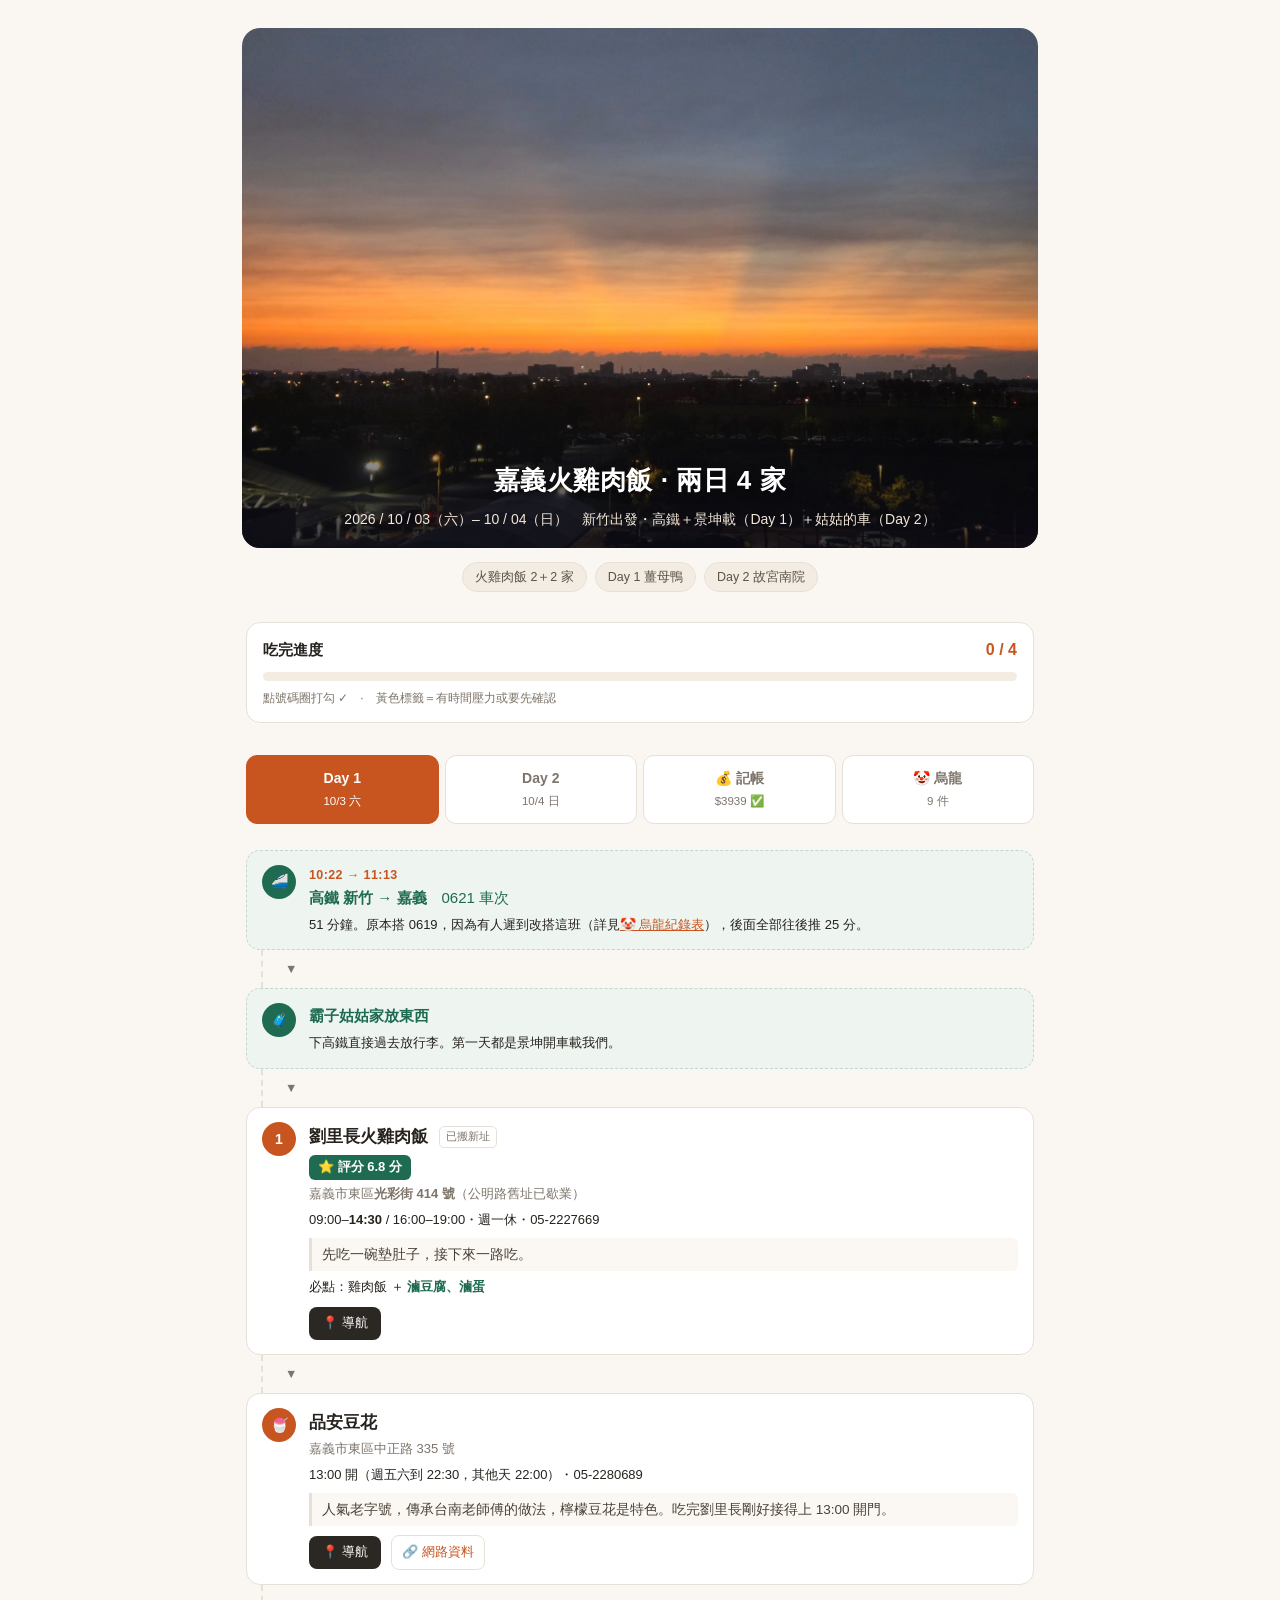
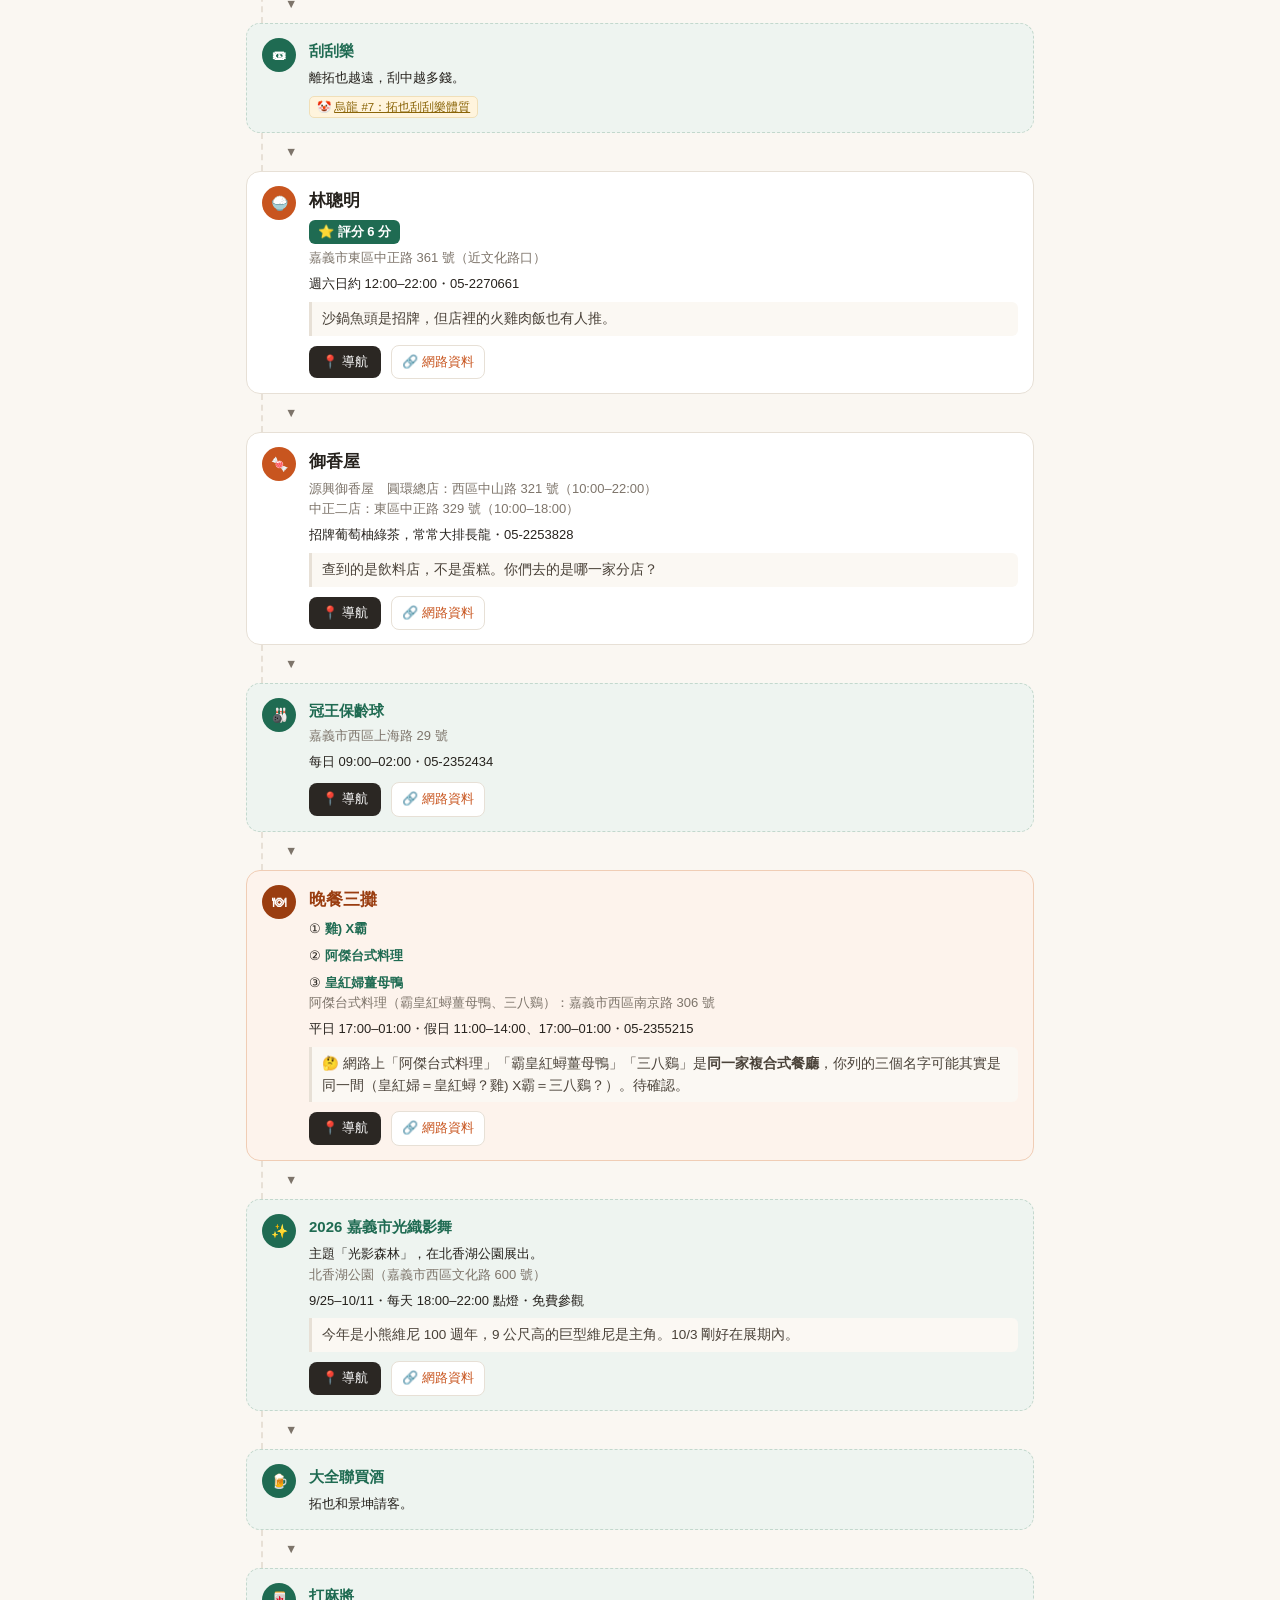
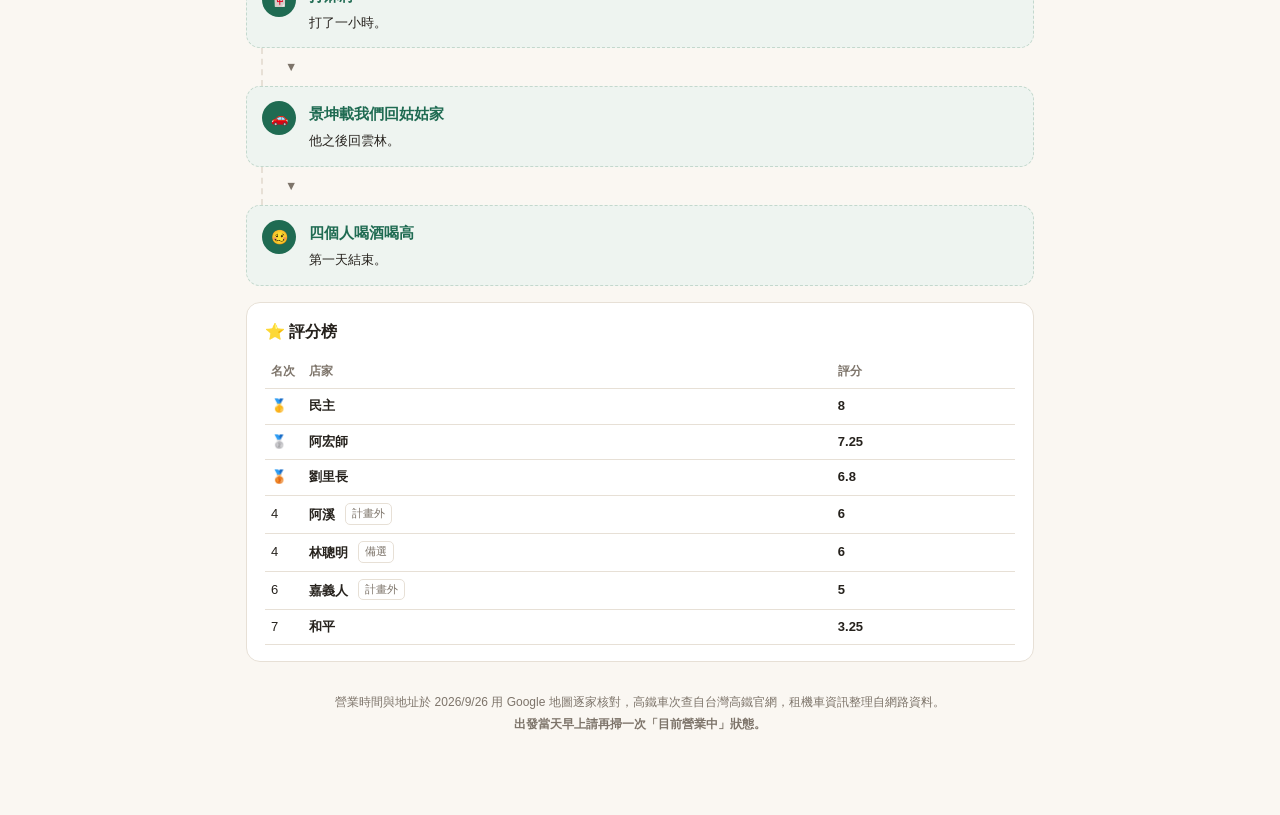
<file: index.html>
<!DOCTYPE html>
<html lang="zh-Hant">
<head>
<meta charset="utf-8">
<meta name="viewport" content="width=device-width, initial-scale=1">
<title>嘉義火雞肉飯 2 日攻略｜10/3–10/4</title>
<meta name="description" content="2026/10/3–10/4 嘉義兩日：火雞肉飯 4 家分兩天吃、薑母鴨晚餐、故宮南院。高鐵＋景坤載＋姑姑的車。">
<meta name="theme-color" content="#c8551f">
<meta name="apple-mobile-web-app-capable" content="yes">
<meta name="apple-mobile-web-app-title" content="火雞肉飯攻略">
<meta property="og:type" content="website">
<meta property="og:title" content="嘉義火雞肉飯 · 兩日 4 家">
<meta property="og:image" content="https://waltwait.github.io/chiayi-turkey-rice/cover.jpg">
<meta property="og:description" content="火雞肉飯 2＋2 家 · 薑母鴨 · 故宮南院 · 高鐵＋開車">
<link rel="manifest" href="manifest.json">
<link rel="icon" type="image/png" sizes="192x192" href="icon-192.png">
<link rel="apple-touch-icon" href="apple-touch-icon.png">
<meta name="mobile-web-app-capable" content="yes">
<style>
:root{
  --bg:#faf7f2; --card:#fff; --ink:#26221d; --muted:#7d746a;
  --line:#e7e0d6; --accent:#c8551f; --accent2:#1f6b52; --must:#a3123a;
  --chip:#f2ece2;
}
*{box-sizing:border-box}
body{margin:0;background:var(--bg);color:var(--ink);
  font-family:-apple-system,BlinkMacSystemFont,"PingFang TC","Noto Sans TC","Segoe UI",sans-serif;
  line-height:1.6;-webkit-text-size-adjust:100%}
.wrap{max-width:820px;margin:0 auto;padding:20px 16px 80px}
header{text-align:center;padding:8px 0 8px}
.hero{position:relative;border-radius:18px;overflow:hidden;margin:0 -4px;background:#2b2723}
.hero img{display:block;width:100%;height:auto;aspect-ratio:4/3;object-fit:cover;max-height:520px}
.herotext{position:absolute;left:0;right:0;bottom:0;padding:60px 18px 18px;
  background:linear-gradient(to top,rgba(10,10,20,.82),rgba(10,10,20,.45) 60%,transparent)}
.hero h1{color:#fff;text-shadow:0 2px 8px rgba(0,0,0,.5)}
.hero .sub{color:#f1e6d8}
@media (max-width:600px){.hero img{aspect-ratio:4/5;object-position:50% 50%}}
h1{font-size:26px;margin:0 0 6px;letter-spacing:.5px}
.sub{color:var(--muted);font-size:14px}
.meta{display:flex;flex-wrap:wrap;gap:8px;justify-content:center;margin-top:14px}
.chip{background:var(--chip);border:1px solid var(--line);border-radius:99px;
  padding:4px 12px;font-size:12.5px;color:#5b5248}

.progress{margin:22px 0 8px;background:var(--card);border:1px solid var(--line);
  border-radius:14px;padding:14px 16px}
.progress b{font-size:15px}
.bar{height:9px;background:var(--chip);border-radius:99px;overflow:hidden;margin-top:9px}
.bar i{display:block;height:100%;width:0;background:var(--accent);transition:width .3s}

.alert{background:#fff4dd;border:1px solid #f0dfb8;border-radius:14px;padding:13px 16px;
  margin:14px 0 0;font-size:13.5px;color:#5e4506}
.alert b{color:#8a4a07}
.alert ol{margin:6px 0 0;padding-left:20px}
.alert li{margin-bottom:4px}

.tabs{display:flex;gap:6px;margin:22px 0 16px;position:sticky;top:0;z-index:5;
  background:var(--bg);padding:10px 0}
.tab{flex:1;text-align:center;padding:11px 8px;border-radius:11px;border:1px solid var(--line);
  background:var(--card);cursor:pointer;font-size:14px;font-weight:600;color:var(--muted)}
.tab .ts{font-weight:400;font-size:11.5px}
.tab.on{background:var(--accent);color:#fff;border-color:var(--accent)}

.day{display:none}
.day.on{display:block}

.leg{display:flex;align-items:center;gap:8px;color:var(--muted);font-size:12.5px;
  margin:0 0 0 15px;padding:9px 0 9px 22px;border-left:2px dashed var(--line)}

.stop{background:var(--card);border:1px solid var(--line);border-radius:14px;
  padding:14px 15px;display:flex;gap:13px;align-items:flex-start}
.stop.must{border-color:#e8bcc8;box-shadow:0 0 0 3px #fdf1f4 inset}
.stop.done{opacity:.45}
.num{flex:0 0 34px;height:34px;border-radius:50%;background:var(--accent);color:#fff;
  display:flex;align-items:center;justify-content:center;font-weight:700;font-size:14px;cursor:pointer;user-select:none}
.num.mustn{background:var(--must)}
.num.alt{background:var(--accent2)}
.body{flex:1;min-width:0}
.time{font-size:12.5px;color:var(--accent);font-weight:700;letter-spacing:.4px}
.name{font-size:17px;font-weight:700;margin:1px 0 3px}
.addr{font-size:13px;color:var(--muted)}
.hours{font-size:13px;margin-top:5px}
.why{font-size:13.5px;margin-top:7px;color:#4a4239;background:#fbf8f3;
  border-left:3px solid var(--line);padding:6px 10px;border-radius:0 6px 6px 0}
.order{font-size:13px;margin-top:6px}
.order b{color:var(--accent2)}
.flag{display:inline-block;font-size:11.5px;background:#fff4dd;color:#8a6407;
  border:1px solid #f0dfb8;border-radius:5px;padding:1px 7px;margin-top:7px}
.gmap{display:inline-block;margin-top:9px;font-size:13px;color:#fff;background:#2b2723;
  text-decoration:none;padding:6px 13px;border-radius:8px}
.gmap:active{opacity:.7}
.tag{display:inline-block;font-size:11px;border:1px solid var(--line);border-radius:5px;
  padding:1px 6px;color:var(--muted);margin-left:6px;vertical-align:2px;font-weight:400}
.tag.m{background:var(--must);color:#fff;border-color:var(--must);font-weight:700}

.break{background:#eef4f0;border:1px dashed #c3d8cd}
.break .name{color:var(--accent2);font-size:15px}
.dinner{background:#fdf3ec;border:1px solid #f0cdb5}
.dinner .name{color:#9a3d10}

.box{background:var(--card);border:1px solid var(--line);border-radius:14px;
  padding:16px 18px;margin-top:16px}
.box h3{margin:0 0 10px;font-size:16px}
.box ul{margin:0;padding-left:18px;font-size:14px}
.box li{margin-bottom:7px}
.box p{font-size:13.5px;margin:0 0 10px}
table{width:100%;border-collapse:collapse;font-size:13px;margin-top:4px}
th,td{text-align:left;padding:7px 6px;border-bottom:1px solid var(--line)}
th{color:var(--muted);font-weight:600;font-size:12px}
td a{color:var(--accent)}
#rent{scroll-margin-top:80px}
#doops .stop{margin-bottom:12px;background:#fdf1f4;border-color:#e8bcc8}
.score{display:inline-block;margin:2px 0 4px;font-size:13px;font-weight:700;color:#fff;
  background:var(--accent2);border-radius:6px;padding:2px 9px}
#ledger td.amt{text-align:right;font-variant-numeric:tabular-nums}
#payers td:last-child{text-align:right;font-weight:700;font-variant-numeric:tabular-nums}
.srclink{display:inline-block;margin-top:9px;margin-left:6px;font-size:13px;color:var(--accent);text-decoration:none;padding:6px 10px;border:1px solid var(--line);border-radius:8px;background:#fff}
.num.oopsn{background:var(--must)}
.verdict{display:inline-block;margin-top:7px;font-size:13px;font-weight:700;color:var(--must);
  background:#fff;border:1px solid #e8bcc8;border-radius:6px;padding:2px 9px}
footer{text-align:center;color:var(--muted);font-size:12px;margin-top:30px;line-height:1.8}

/* 安裝提示（Android Chrome） */
#install{display:none;margin:14px auto 0;background:var(--accent);color:#fff;border:none;
  border-radius:99px;padding:11px 22px;font-size:14px;font-weight:700;cursor:pointer;
  font-family:inherit;box-shadow:0 3px 10px rgba(200,85,31,.28)}
#install:active{transform:scale(.97)}
#offline{display:none;position:fixed;left:0;right:0;bottom:0;z-index:20;
  background:#2b2723;color:#fff;text-align:center;font-size:12.5px;padding:8px}
</style>
</head>
<body>
<div class="wrap">

<header>
  <div class="hero">
    <img src="cover.jpg" alt="嘉義傍晚的夕陽天際線" width="1600" height="1200">
    <div class="herotext">
      <h1>嘉義火雞肉飯 · 兩日 4 家</h1>
      <div class="sub">2026 / 10 / 03（六）– 10 / 04（日）　新竹出發・高鐵＋景坤載（Day 1）＋姑姑的車（Day 2）</div>
    </div>
  </div>
  <div class="meta">
    <span class="chip">火雞肉飯 2＋2 家</span>
    <span class="chip">Day 1 薑母鴨</span>
    <span class="chip">Day 2 故宮南院</span>
  </div>
  <button id="install">📲 安裝到手機主畫面</button>
</header>

<div class="progress">
  <b>吃完進度</b> <span id="cnt" style="float:right;color:#c8551f;font-weight:700">0 / 4</span>
  <div class="bar"><i id="barfill"></i></div>
  <div style="font-size:12px;color:#7d746a;margin-top:8px">點號碼圈打勾 ✓　·　黃色標籤＝有時間壓力或要先確認</div>
</div>

<div class="tabs">
  <div class="tab on" data-d="1">Day 1<br><span class="ts">10/3 六</span></div>
  <div class="tab" data-d="2">Day 2<br><span class="ts">10/4 日</span></div>
  <div class="tab" data-d="money">💰 記帳<br><span class="ts">$<span id="moneytotal">0</span></span></div>
  <div class="tab" data-d="oops">🤡 烏龍<br><span class="ts"><span id="oopscnt">0</span> 件</span></div>
</div>

<!-- ============ DAY 1 ============ -->
<div class="day on" id="d1">

  <div class="stop break">
    <div class="num alt" style="cursor:default">🚄</div>
    <div class="body">
      <div class="time">10:22 → 11:13</div>
      <div class="name">高鐵 新竹 → 嘉義　<span style="font-weight:400">0621 車次</span></div>
      <div class="hours">51 分鐘。原本搭 0619，因為有人遲到改搭這班（詳見<a href="#" data-goto="oops" style="color:var(--accent)">🤡 烏龍紀錄表</a>），後面全部往後推 25 分。</div>
    </div>
  </div>

  <div class="leg">▼</div>

  <div class="stop break">
    <div class="num alt" style="cursor:default">🧳</div>
    <div class="body">
      <div class="name">霸子姑姑家放東西</div>
      <div class="hours">下高鐵直接過去放行李。第一天都是景坤開車載我們。</div>
    </div>
  </div>

  <div class="leg">▼</div>

  <div class="stop">
    <div class="num" data-k="liu">1</div>
    <div class="body">
      <div class="name">劉里長火雞肉飯 <span class="tag">已搬新址</span></div>
      <span class="score">⭐ 評分 6.8 分</span>
      <div class="addr">嘉義市東區<b>光彩街 414 號</b>（公明路舊址已歇業）</div>
      <div class="hours">09:00–<b>14:30</b> / 16:00–19:00・週一休・05-2227669</div>
      <div class="why">先吃一碗墊肚子，接下來一路吃。</div>
      <div class="order">必點：雞肉飯 ＋ <b>滷豆腐、滷蛋</b></div>
      <a class="gmap" target="_blank" href="https://www.google.com/maps/search/?api=1&query=%E5%8A%89%E9%87%8C%E9%95%B7%E7%81%AB%E9%9B%9E%E8%82%89%E9%A3%AF%20%E5%98%89%E7%BE%A9%E5%B8%82%E6%9D%B1%E5%8D%80%E5%85%89%E5%BD%A9%E8%A1%97414%E8%99%9F">📍 導航</a>
    </div>
  </div>

  <div class="leg">▼</div>

  <div class="stop">
    <div class="num" style="cursor:default">🍧</div>
    <div class="body">
      <div class="name">品安豆花</div>
      <div class="addr">嘉義市東區中正路 335 號</div>
      <div class="hours">13:00 開（週五六到 22:30，其他天 22:00）・05-2280689</div>
      <div class="why">人氣老字號，傳承台南老師傅的做法，檸檬豆花是特色。吃完劉里長剛好接得上 13:00 開門。</div>
      <a class="gmap" target="_blank" href="https://www.google.com/maps/search/?api=1&query=%E5%93%81%E5%AE%89%E8%B1%86%E8%8A%B1%20%E5%98%89%E7%BE%A9%E5%B8%82%E6%9D%B1%E5%8D%80%E4%B8%AD%E6%AD%A3%E8%B7%AF335%E8%99%9F">📍 導航</a> <a class="srclink" target="_blank" rel="noopener" href="https://journey.tw/pinan88/">🔗 網路資料</a>
    </div>
  </div>

  <div class="leg">▼</div>

  <div class="stop break">
    <div class="num alt" style="cursor:default">🎟</div>
    <div class="body">
      <div class="name">刮刮樂</div>
      <div class="hours">離拓也越遠，刮中越多錢。</div>
      <span class="flag">🤡 <a href="#" data-goto="oops" style="color:inherit">烏龍 #7：拓也刮刮樂體質</a></span>
    </div>
  </div>

  <div class="leg">▼</div>

  <div class="stop">
    <div class="num" style="cursor:default">🍚</div>
    <div class="body">
      <div class="name">林聰明</div>
      <span class="score">⭐ 評分 6 分</span>
      <div class="addr">嘉義市東區中正路 361 號（近文化路口）</div>
      <div class="hours">週六日約 12:00–22:00・05-2270661</div>
      <div class="why">沙鍋魚頭是招牌，但店裡的火雞肉飯也有人推。</div>
      <a class="gmap" target="_blank" href="https://www.google.com/maps/search/?api=1&query=%E6%9E%97%E8%81%B0%E6%98%8E%E6%B2%99%E9%8D%8B%E9%AD%9A%E9%A0%AD%20%E5%98%89%E7%BE%A9%E5%B8%82%E6%9D%B1%E5%8D%80%E4%B8%AD%E6%AD%A3%E8%B7%AF361%E8%99%9F">📍 導航</a> <a class="srclink" target="_blank" rel="noopener" href="https://bigsharkgogogo.tw/linsmartfishbb/">🔗 網路資料</a>
    </div>
  </div>

  <div class="leg">▼</div>

  <div class="stop">
    <div class="num" style="cursor:default">🍬</div>
    <div class="body">
      <div class="name">御香屋</div>
      <div class="addr">源興御香屋　圓環總店：西區中山路 321 號（10:00–22:00）<br>中正二店：東區中正路 329 號（10:00–18:00）</div>
      <div class="hours">招牌葡萄柚綠茶，常常大排長龍・05-2253828</div>
      <div class="why">查到的是飲料店，不是蛋糕。你們去的是哪一家分店？</div>
      <a class="gmap" target="_blank" href="https://www.google.com/maps/search/?api=1&query=%E6%BA%90%E8%88%88%E5%BE%A1%E9%A6%99%E5%B1%8B%20%E5%98%89%E7%BE%A9%E5%B8%82%E8%A5%BF%E5%8D%80%E4%B8%AD%E5%B1%B1%E8%B7%AF321%E8%99%9F">📍 導航</a> <a class="srclink" target="_blank" rel="noopener" href="https://tenjo.tw/yuxiangwu/">🔗 網路資料</a>
    </div>
  </div>

  <div class="leg">▼</div>

  <div class="stop break">
    <div class="num alt" style="cursor:default">🎳</div>
    <div class="body">
      <div class="name">冠王保齡球</div>
      <div class="addr">嘉義市西區上海路 29 號</div>
      <div class="hours">每日 09:00–02:00・05-2352434</div>
      <a class="gmap" target="_blank" href="https://www.google.com/maps/search/?api=1&query=%E5%86%A0%E7%8E%8B%E4%BF%9D%E9%BD%A1%E7%90%83%E9%A4%A8%20%E5%98%89%E7%BE%A9%E5%B8%82%E8%A5%BF%E5%8D%80%E4%B8%8A%E6%B5%B7%E8%B7%AF29%E8%99%9F">📍 導航</a> <a class="srclink" target="_blank" rel="noopener" href="https://ytliu0.pixnet.net/blog/posts/8233867031">🔗 網路資料</a>
    </div>
  </div>

  <div class="leg">▼</div>

  <div class="stop dinner">
    <div class="num" style="cursor:default;background:#9a3d10">🍽</div>
    <div class="body">
      <div class="name">晚餐三攤</div>
      <div class="order">① <b>雞) X霸</b></div>
      <div class="order">② <b>阿傑台式料理</b></div>
      <div class="order">③ <b>皇紅婦薑母鴨</b></div>
      <div class="addr">阿傑台式料理（霸皇紅蟳薑母鴨、三八鷄）：嘉義市西區南京路 306 號</div>
      <div class="hours">平日 17:00–01:00・假日 11:00–14:00、17:00–01:00・05-2355215</div>
      <div class="why">🤔 網路上「阿傑台式料理」「霸皇紅蟳薑母鴨」「三八鷄」是<b>同一家複合式餐廳</b>，你列的三個名字可能其實是同一間（皇紅婦＝皇紅蟳？雞) X霸＝三八鷄？）。待確認。</div>
      <a class="gmap" target="_blank" href="https://www.google.com/maps/search/?api=1&query=%E9%98%BF%E5%82%91%E5%8F%B0%E5%BC%8F%E6%96%99%E7%90%86%20%E5%98%89%E7%BE%A9%E5%B8%82%E8%A5%BF%E5%8D%80%E5%8D%97%E4%BA%AC%E8%B7%AF306%E8%99%9F">📍 導航</a> <a class="srclink" target="_blank" rel="noopener" href="https://shin.tw/a-jie-twfood/">🔗 網路資料</a>
    </div>
  </div>

  <div class="leg">▼</div>

  <div class="stop break">
    <div class="num alt" style="cursor:default">✨</div>
    <div class="body">
      <div class="name">2026 嘉義市光織影舞</div>
      <div class="hours">主題「光影森林」，在北香湖公園展出。</div>
      <div class="addr">北香湖公園（嘉義市西區文化路 600 號）</div>
      <div class="hours">9/25–10/11・每天 18:00–22:00 點燈・免費參觀</div>
      <div class="why">今年是小熊維尼 100 週年，9 公尺高的巨型維尼是主角。10/3 剛好在展期內。</div>
      <a class="gmap" target="_blank" href="https://www.google.com/maps/search/?api=1&query=%E5%8C%97%E9%A6%99%E6%B9%96%E5%85%AC%E5%9C%92%20%E5%98%89%E7%BE%A9%E5%B8%82%E8%A5%BF%E5%8D%80%E6%96%87%E5%8C%96%E8%B7%AF600%E8%99%9F">📍 導航</a> <a class="srclink" target="_blank" rel="noopener" href="https://www.taiwan.net.tw/m1.aspx?sNo=0001019&lid=081673">🔗 網路資料</a>
    </div>
  </div>

  <div class="leg">▼</div>

  <div class="stop break">
    <div class="num alt" style="cursor:default">🍺</div>
    <div class="body">
      <div class="name">大全聯買酒</div>
      <div class="hours">拓也和景坤請客。</div>
    </div>
  </div>

  <div class="leg">▼</div>

  <div class="stop break">
    <div class="num alt" style="cursor:default">🀄</div>
    <div class="body">
      <div class="name">打麻將</div>
      <div class="hours">打了一小時。</div>
    </div>
  </div>

  <div class="leg">▼</div>

  <div class="stop break">
    <div class="num alt" style="cursor:default">🚗</div>
    <div class="body">
      <div class="name">景坤載我們回姑姑家</div>
      <div class="hours">他之後回雲林。</div>
    </div>
  </div>

  <div class="leg">▼</div>

  <div class="stop break">
    <div class="num alt" style="cursor:default">🥴</div>
    <div class="body">
      <div class="name">四個人喝酒喝高</div>
      <div class="hours">第一天結束。</div>
    </div>
  </div>

</div>

<!-- ============ DAY 2 ============ -->
<div class="day" id="d2">

  <div class="stop">
    <div class="num" style="cursor:default">🌅</div>
    <div class="body">
      <div class="name">阿溪雞肉飯</div>
      <span class="score">⭐ 評分 6 分</span>
      <div class="hours">一早拓也裝逼，自己先去吃。</div>
      <div class="addr">嘉義市西區仁愛路 356 號</div>
      <div class="hours">06:00–13:30・週四休・05-2243177</div>
      <div class="why">早市店，雞片飯和半熟蛋太晚去會賣完，所以一早去是對的。10/4 是週日有開。</div>
      <a class="gmap" target="_blank" href="https://www.google.com/maps/search/?api=1&query=%E9%98%BF%E6%BA%AA%E9%9B%9E%E8%82%89%E9%A3%AF%20%E5%98%89%E7%BE%A9%E5%B8%82%E8%A5%BF%E5%8D%80%E4%BB%81%E6%84%9B%E8%B7%AF356%E8%99%9F">📍 導航</a> <a class="srclink" target="_blank" rel="noopener" href="https://www.bella.tw/articles/travel&foodies/42479">🔗 網路資料</a>
    </div>
  </div>

  <div class="leg">▼</div>

  <div class="stop">
    <div class="num" style="cursor:default">🍲</div>
    <div class="body">
      <div class="name">王家祖傳本產牛雜湯</div>
      <div class="hours">拓也的早餐第二攤。</div>
      <div class="addr">嘉義市東區忠孝路 106 號（東市場 13 號攤）</div>
      <div class="hours">週二至日 06:00–13:00・週一休・05-2236660</div>
      <div class="why">東市場裡傳了四代的牛雜湯，可以免費加湯。</div>
      <a class="gmap" target="_blank" href="https://www.google.com/maps/search/?api=1&query=%E7%8E%8B%E5%AE%B6%E7%A5%96%E5%82%B3%E6%9C%AC%E7%94%A2%E7%89%9B%E9%9B%9C%E6%B9%AF%20%E5%98%89%E7%BE%A9%E5%B8%82%E6%9D%B1%E5%8D%80%E5%BF%A0%E5%AD%9D%E8%B7%AF106%E8%99%9F">📍 導航</a> <a class="srclink" target="_blank" rel="noopener" href="https://supertaste.tvbs.com.tw/infocard/4923">🔗 網路資料</a>
    </div>
  </div>

  <div class="leg">▼</div>

  <div class="stop break">
    <div class="num alt" style="cursor:default">🏃</div>
    <div class="body">
      <div class="name">華哲、霸子跟上</div>
    </div>
  </div>

  <div class="leg">▼</div>

  <div class="stop">
    <div class="num" data-k="heping">2</div>
    <div class="body">
      <div class="name">和平火雞肉飯</div>
      <span class="score">⭐ 評分 3.25 分</span>
      <div class="addr">嘉義市東區和平路 107 號</div>
      <div class="hours">07:30–17:00</div>
      <div class="why">每天現切火雞肉、<b>完全不加油蔥酥</b>的清爽派。</div>
      <div class="order">必點：<b>雞片飯</b> ＋ 滷白菜</div>
      <a class="gmap" target="_blank" href="https://www.google.com/maps/search/?api=1&query=%E5%92%8C%E5%B9%B3%E7%81%AB%E9%9B%9E%E8%82%89%E9%A3%AF%20%E5%98%89%E7%BE%A9%E5%B8%82%E6%9D%B1%E5%8D%80%E5%92%8C%E5%B9%B3%E8%B7%AF107%E8%99%9F">📍 導航</a>
    </div>
  </div>

  <div class="leg">▼</div>

  <div class="stop">
    <div class="num" style="cursor:default">🍚</div>
    <div class="body">
      <div class="name">嘉義人雞肉飯</div>
      <span class="score">⭐ 評分 5 分</span>
      <div class="addr">嘉義市東區垂楊路 157 號</div>
      <div class="hours">05:30–14:00・05-2231737</div>
      <div class="why">1988 年開的在地老店，口味偏清淡，只開到中午。</div>
      <a class="gmap" target="_blank" href="https://www.google.com/maps/search/?api=1&query=%E5%98%89%E7%BE%A9%E4%BA%BA%E7%81%AB%E9%9B%9E%E8%82%89%E9%A3%AF%20%E5%98%89%E7%BE%A9%E5%B8%82%E6%9D%B1%E5%8D%80%E5%9E%82%E6%A5%8A%E8%B7%AF157%E8%99%9F">📍 導航</a> <a class="srclink" target="_blank" rel="noopener" href="https://www.bigfang.tw/blog/post/chiayichicken157">🔗 網路資料</a>
    </div>
  </div>

  <div class="leg">▼</div>

  <div class="stop">
    <div class="num" data-k="minzhu">3</div>
    <div class="body">
      <div class="name">民主火雞肉飯</div>
      <span class="score">⭐ 評分 8 分</span>
      <div class="addr">嘉義市東區民族路 149 號</div>
      <div class="hours">10:00–20:40</div>
      <div class="why"><b>深色油蔥酥</b>是整碗飯的靈魂，這幾家裡最重口味的一家。</div>
      <div class="order">必點：火雞肉<b>片</b>飯 ＋ <b>魯味拼盤</b> ＋ 骨肉湯</div>
      <a class="gmap" target="_blank" href="https://www.google.com/maps/search/?api=1&query=%E6%B0%91%E4%B8%BB%E7%81%AB%E9%9B%9E%E8%82%89%E9%A3%AF%20%E5%98%89%E7%BE%A9%E5%B8%82%E6%9D%B1%E5%8D%80%E6%B0%91%E6%97%8F%E8%B7%AF149%E8%99%9F">📍 導航</a>
    </div>
  </div>

  <div class="leg">▼</div>

  <div class="stop break">
    <div class="num alt" style="cursor:default">🚗</div>
    <div class="body">
      <div class="name">開姑姑的車去故宮南院</div>
      <div class="hours">故宮南院門票 $600（霸子付）。</div>
      <div class="addr">嘉義縣太保市故宮大道 888 號</div>
      <div class="hours">週日 09:00–18:00・週一休・全票 $150・05-3620777</div>
      <div class="why">你們記的門票 $600 剛好是 4 人 × $150。</div>
      <a class="gmap" target="_blank" href="https://www.google.com/maps/search/?api=1&query=%E5%9C%8B%E7%AB%8B%E6%95%85%E5%AE%AE%E5%8D%9A%E7%89%A9%E9%99%A2%E5%8D%97%E9%83%A8%E9%99%A2%E5%8D%80">📍 導航</a> <a class="srclink" target="_blank" rel="noopener" href="https://south.npm.gov.tw/">🔗 網路資料</a>
    </div>
  </div>

  <div class="leg">▼</div>

  <div class="stop break">
    <div class="num alt" style="cursor:default">🎂</div>
    <div class="body">
      <div class="name">14:00 拓也說要慶生，開始趕路</div>
      <div class="hours">趕回去的路上，這件事後來變成<a href="#" data-goto="oops" style="color:var(--accent)">🤡 烏龍 #6</a>。</div>
    </div>
  </div>

  <div class="leg">▼</div>

  <div class="stop">
    <div class="num" data-k="ahong">4</div>
    <div class="body">
      <div class="name">阿宏師火雞肉飯（光華總店）</div>
      <span class="score">⭐ 評分 7.25 分</span>
      <div class="addr">嘉義市東區光華路 108 號</div>
      <div class="hours">平常 10:00–20:00・05-2233467</div>
      <div class="why">新興派代表，火雞肉選得嫩、油蔥炸得酥。</div>
      <div class="order">必點：火雞肉<b>片</b>飯 ＋ <b>半熟荷包蛋</b>（蛋黃劃開拌飯）</div>
      <a class="gmap" target="_blank" href="https://www.google.com/maps/search/?api=1&query=%E9%98%BF%E5%AE%8F%E5%B8%AB%E7%81%AB%E9%9B%9E%E8%82%89%E9%A3%AF%20%E5%85%89%E8%8F%AF%E7%B8%BD%E5%BA%97%20%E5%98%89%E7%BE%A9%E5%B8%82%E6%9D%B1%E5%8D%80%E5%85%89%E8%8F%AF%E8%B7%AF108%E8%99%9F">📍 導航</a> <a class="srclink" target="_blank" rel="noopener" href="https://margaret.tw/chiayi-turkeyrice-ahongshi/">🔗 網路資料</a>
    </div>
  </div>

  <div class="leg">▼</div>

  <div class="stop">
    <div class="num" style="cursor:default">🍜</div>
    <div class="body">
      <div class="name">榕樹下涼麵 ＋ 冰</div>
      <div class="hours">阿宏師對面。</div>
      <div class="why">查不到光華路阿宏師對面的「榕樹下涼麵」。網路上只有宣信街的「榕樹下」小吃店和「後庒榕樹下粉條冰涼麵」，不確定是不是同一家，需要你給我正確店名或地址。</div>
    </div>
  </div>

  <div class="leg">▼</div>

  <div class="stop break">
    <div class="num alt" style="cursor:default">🛍</div>
    <div class="body">
      <div class="name">買伴手禮</div>
      <div class="hours">方塊酥、福義軒、共匪餅。</div>
      <div class="addr">福義軒成功店（創始店）：嘉義市成功街 98 號</div>
      <div class="hours">週一至六 08:00–20:00、週日 08:00–17:00・05-2223107</div>
      <div class="why">福義軒以蛋捲出名。<br>共匪餅：嘉義的鹹餡餅（大陸妹共匪餅，西區民生南路 39 號，14:00–18:30），<a class="srclink" target="_blank" rel="noopener" href="https://margaret.tw/chinesepizza-wenhua-chiayi/">🔗 網路資料</a>。不確定是不是你們買的那家。</div>
      <a class="gmap" target="_blank" href="https://www.google.com/maps/search/?api=1&query=%E7%A6%8F%E7%BE%A9%E8%BB%92%20%E5%98%89%E7%BE%A9%E5%B8%82%E6%88%90%E5%8A%9F%E8%A1%9798%E8%99%9F">📍 導航</a> <a class="srclink" target="_blank" rel="noopener" href="https://www.fuyishan.com.tw/store/d17">🔗 網路資料</a>
    </div>
  </div>

  <div class="leg">▼</div>

  <div class="stop break">
    <div class="num alt" style="cursor:default">🏠</div>
    <div class="body">
      <div class="name">回姑姑家</div>
    </div>
  </div>

  <div class="leg">▼</div>

  <div class="stop break">
    <div class="num alt" style="cursor:default">🚄</div>
    <div class="body">
      <div class="time">18:08 → 18:56</div>
      <div class="name">高鐵 嘉義 → 新竹　<span style="font-weight:400">0670 車次</span></div>
      <div class="hours">搭 1808 回新竹。</div>
    </div>
  </div>

</div>

<!-- ============ 記帳 ============ -->
<div class="day" id="dmoney">
  <div class="box" style="margin-top:0">
    <h3>💰 記帳</h3>
    <table id="ledger" data-people="霸子,華哲,裝逼,拓也" data-settled="1">
      <tr><th>項目</th><th style="text-align:right">金額</th><th>誰付</th></tr>
      <tr><td>劉里長</td><td class="amt">330</td><td class="payer">華哲</td></tr>
      <tr><td>嘉義人</td><td class="amt">135</td><td class="payer">華哲</td></tr>
      <tr><td>和平</td><td class="amt">75</td><td class="payer">華哲</td></tr>
      <tr><td>民主</td><td class="amt">135</td><td class="payer">裝逼</td></tr>
      <tr><td>故宮南院門票</td><td class="amt">600</td><td class="payer">霸子</td></tr>
      <tr><td>7-11</td><td class="amt">254</td><td class="payer">霸子</td></tr>
      <tr><td>保齡球</td><td class="amt">900</td><td class="payer">霸子</td></tr>
      <tr><td>林聰明</td><td class="amt">620</td><td class="payer">霸子</td></tr>
      <tr><td>飲料</td><td class="amt">215</td><td class="payer">霸子</td></tr>
      <tr><td><span style="color:#7d746a">（未註明）</span></td><td class="amt">130</td><td class="payer">裝逼</td></tr>
      <tr><td>飲料</td><td class="amt">100</td><td class="payer">裝逼</td></tr>
      <tr><td>涼麵</td><td class="amt">160</td><td class="payer">裝逼</td></tr>
      <tr><td>阿宏師</td><td class="amt">285</td><td class="payer">裝逼</td></tr>
    </table>
  </div>
  <div class="box">
    <h3>🧾 誰付了多少</h3>
    <table id="payers"></table>
  </div>
  <div class="box" style="background:#eef4f0;border-color:#c3d8cd">
    <h3>🤝 分帳（<span id="npeople">4</span> 人平分）</h3>
    <p id="settledbanner" style="display:none;background:#fff;border:1px solid #c3d8cd;border-radius:8px;padding:8px 12px;font-weight:700;color:var(--accent2)">✅ 帳都平了，已全部結清</p>
    <p id="sharetext"></p>
    <table id="balances"></table>
    <h3 style="margin-top:16px">💸 誰要轉給誰</h3>
    <table id="transfers"></table>
  </div>
</div>

<!-- ============ 烏龍 ============ -->
<div class="day" id="doops">

  <div class="stop">
    <div class="num oopsn" style="cursor:default">1</div>
    <div class="body">
      <div class="time">10/3 早上</div>
      <div class="name">霸子遲到</div>
      <div class="hours">沒幫買到自由座，只好改搭 0621，全天往後推 25 分。</div>
      <span class="verdict">❌ 不可能任務失敗</span>
    </div>
  </div>

  <div class="stop">
    <div class="num oopsn" style="cursor:default">2</div>
    <div class="body">
      <div class="time">10/3</div>
      <div class="name">茶倒地</div>
      <span class="verdict">🍵 陣亡</span>
    </div>
  </div>

  <div class="stop">
    <div class="num oopsn" style="cursor:default">3</div>
    <div class="body">
      <div class="time">10/3</div>
      <div class="name">裝逼水壺摔倒</div>
      <span class="verdict">💥 裝逼失敗</span>
    </div>
  </div>

  <div class="stop">
    <div class="num oopsn" style="cursor:default">4</div>
    <div class="body">
      <div class="time">10/4</div>
      <div class="name">阿嬤卡在人行道上，裝逼去救援</div>
      <span class="verdict">🦸 裝逼英雄</span>
    </div>
  </div>

  <div class="stop">
    <div class="num oopsn" style="cursor:default">5</div>
    <div class="body">
      <div class="time">10/4</div>
      <div class="name">霸子姑丈拿錯家裡鑰匙</div>
      <div class="hours">霸子翻箱倒櫃找不到，拓也很慌，快來不及慶生。</div>
      <span class="verdict">🔑 鑰匙失蹤</span>
    </div>
  </div>

  <div class="stop">
    <div class="num oopsn" style="cursor:default">6</div>
    <div class="body">
      <div class="time">10/4</div>
      <div class="name">拓也老爸慶生，拓也 5 點還在買共匪餅</div>
      <div class="hours">慶生 5 點開始，他說 7 點到家，結果高鐵 7 點才到新竹高鐵站。</div>
      <span class="verdict">⏰ 壽星等不到人</span>
    </div>
  </div>

  <div class="stop">
    <div class="num oopsn" style="cursor:default">7</div>
    <div class="body">
      <div class="time">10/3 – 10/4</div>
      <div class="name">拓也刮刮樂：離他越遠越會中</div>
      <div class="hours">只要離拓也越遠，刮中越多錢；他自己選的、自己刮的絕對不會中。他因此下定決心到明年過年都不刮了，結果第二天又說要刮。</div>
      <span class="verdict">🎰 發誓失效</span>
    </div>
  </div>

  <div class="stop">
    <div class="num oopsn" style="cursor:default">8</div>
    <div class="body">
      <div class="time">分帳時</div>
      <div class="name">裝逼分帳，分到空白帳戶</div>
      <span class="verdict">💸 錢匯進空氣</span>
    </div>
  </div>

  <div class="stop">
    <div class="num oopsn" style="cursor:default">9</div>
    <div class="body">
      <div class="time">10/3 – 10/4</div>
      <div class="name">景坤買了東西忘記拿，拓也要拿去給他爸</div>
      <div class="hours">景坤買的東西忘了拿，說要給霸子，結果拓也說要拿去當他爸的生日禮物。</div>
      <span class="verdict">🎁 不挑的生日禮物</span>
    </div>
  </div>

</div>

<!-- ============ 附錄 ============ -->
<div class="box" id="scores">
  <h3>⭐ 評分榜</h3>
  <table>
    <tr><th style="width:3.2em;white-space:nowrap">名次</th><th>店家</th><th>評分</th></tr>
    <tr><td>🥇</td><td><b>民主</b></td><td><b>8</b></td></tr>
    <tr><td>🥈</td><td><b>阿宏師</b></td><td><b>7.25</b></td></tr>
    <tr><td>🥉</td><td><b>劉里長</b></td><td><b>6.8</b></td></tr>
    <tr><td>4</td><td><b>阿溪</b> <span class="tag">計畫外</span></td><td><b>6</b></td></tr>
    <tr><td>4</td><td><b>林聰明</b> <span class="tag">備選</span></td><td><b>6</b></td></tr>
    <tr><td>6</td><td><b>嘉義人</b> <span class="tag">計畫外</span></td><td><b>5</b></td></tr>
    <tr><td>7</td><td><b>和平</b></td><td><b>3.25</b></td></tr>
  </table>
</div>

<footer>
  營業時間與地址於 2026/9/26 用 Google 地圖逐家核對，高鐵車次查自台灣高鐵官網，租機車資訊整理自網路資料。<br>
  <b>出發當天早上請再掃一次「目前營業中」狀態。</b>
</footer>

</div>

<div id="offline">📴 目前離線 —— 顯示的是已存到手機的版本，導航連結需要網路</div>
<script src="settle.js"></script>
<script>
(function(){
  var tabs=document.querySelectorAll('.tab');
  tabs.forEach(function(t){
    t.addEventListener('click',function(){
      tabs.forEach(function(x){x.classList.remove('on')});
      t.classList.add('on');
      document.querySelectorAll('.day').forEach(function(d){d.classList.remove('on')});
      document.getElementById('d'+t.dataset.d).classList.add('on');
      window.scrollTo({top:0,behavior:'smooth'});
    });
  });
  document.querySelectorAll('[data-goto]').forEach(function(a){
    a.addEventListener('click',function(e){
      e.preventDefault();
      document.querySelector('.tab[data-d="'+a.dataset.goto+'"]').click();
    });
  });
  (function(){
    var sum={},total=0;
    document.querySelectorAll('#ledger tr').forEach(function(r){
      var a=r.querySelector('.amt'),p=r.querySelector('.payer'); if(!a) return;
      var v=Number(a.textContent); total+=v; sum[p.textContent]=(sum[p.textContent]||0)+v;
      a.textContent='$'+v;
    });
    var h='';
    Object.keys(sum).sort(function(x,y){return sum[y]-sum[x]}).forEach(function(k){h+='<tr><td>'+k+'</td><td>$'+sum[k]+'</td></tr>'});
    h+='<tr><td><b>合計</b></td><td>$'+total+'</td></tr>';
    document.getElementById('payers').innerHTML=h;
    document.getElementById('moneytotal').textContent=total;

    // 分帳：計算在 settle.js
    var ledger=document.getElementById('ledger');
    var people=ledger.dataset.people.split(',');
    var entries=[];
    ledger.querySelectorAll('tr').forEach(function(r){
      var a=r.querySelector('.amt'),p=r.querySelector('.payer'); if(!a) return;
      entries.push({payer:p.textContent,amount:Number(a.textContent.replace('$',''))});
    });
    var res=settle(entries,people);
    function m(v){ return '$'+v.toLocaleString('en-US',{maximumFractionDigits:2}); }
    var shares=people.map(function(p){return res.share[p]});
    var same=shares.every(function(v){return v===shares[0]});
    document.getElementById('npeople').textContent=people.length;
    document.getElementById('sharetext').innerHTML='總共 <b>'+m(res.total)+'</b>，每人應付 <b>'+(same?m(shares[0]):m(Math.min.apply(null,shares))+'–'+m(Math.max.apply(null,shares)))+'</b>';
    var bh='<tr><th>誰</th><th style="text-align:right">已付</th><th style="text-align:right">差額</th></tr>';
    people.forEach(function(p){
      var b=res.balance[p];
      bh+='<tr><td>'+p+'</td><td style="text-align:right">'+m(res.paid[p])+'</td><td style="text-align:right;font-weight:700;color:'+(b>0?'var(--accent2)':b<0?'var(--must)':'inherit')+'">'+(b>0?'收 '+m(b):b<0?'付 '+m(-b):'剛好')+'</td></tr>';
    });
    document.getElementById('balances').innerHTML=bh;
    var th='';
    res.transfers.forEach(function(t){ th+='<tr><td><b>'+t.from+'</b> → <b>'+t.to+'</b></td><td style="text-align:right;font-weight:700">'+m(t.amount)+'</td></tr>'; });
    document.getElementById('transfers').innerHTML=th||'<tr><td>不用轉帳 🎉</td></tr>';
    if(ledger.dataset.settled==='1'){
      document.getElementById('settledbanner').style.display='block';
      document.querySelectorAll('#transfers tr').forEach(function(r){ r.style.textDecoration='line-through'; r.style.opacity='.5'; r.firstElementChild.insertAdjacentHTML('afterbegin','✅ '); });
      document.getElementById('moneytotal').insertAdjacentText('afterend',' ✅');
    }
  })();
  document.getElementById('oopscnt').textContent=document.querySelectorAll('#doops .stop').length;

  var done={};
  var nums=document.querySelectorAll('.num[data-k]');
  var total=nums.length;
  var fill=document.getElementById('barfill'), cnt=document.getElementById('cnt');

  nums.forEach(function(el){ el.dataset.orig=el.textContent; });

  function render(){
    var n=Object.keys(done).filter(function(k){return done[k]}).length;
    cnt.textContent=n+' / '+total;
    fill.style.width=(n/total*100)+'%';
  }
  nums.forEach(function(el){
    el.addEventListener('click',function(){
      var k=el.dataset.k;
      done[k]=!done[k];
      var card=el.closest('.stop');
      if(done[k]){ card.classList.add('done'); el.textContent='✓'; }
      else { card.classList.remove('done'); el.textContent=el.dataset.orig; }
      render();
    });
  });
  render();
})();

/* ---------- PWA：安裝 + 離線 ---------- */
(function(){
  if('serviceWorker' in navigator){
    window.addEventListener('load',function(){
      navigator.serviceWorker.register('sw.js').catch(function(){});
    });
  }

  var btn=document.getElementById('install'), deferred=null;
  window.addEventListener('beforeinstallprompt',function(e){
    e.preventDefault(); deferred=e; btn.style.display='block';
  });
  btn.addEventListener('click',function(){
    if(!deferred) return;
    deferred.prompt();
    deferred.userChoice.finally(function(){ deferred=null; btn.style.display='none'; });
  });
  window.addEventListener('appinstalled',function(){ btn.style.display='none'; });

  if(window.matchMedia('(display-mode: standalone)').matches) document.body.classList.add('standalone');

  var bar=document.getElementById('offline');
  function net(){ bar.style.display = navigator.onLine ? 'none' : 'block'; }
  window.addEventListener('online',net); window.addEventListener('offline',net); net();
})();
</script>
</body>
</html>
</file>
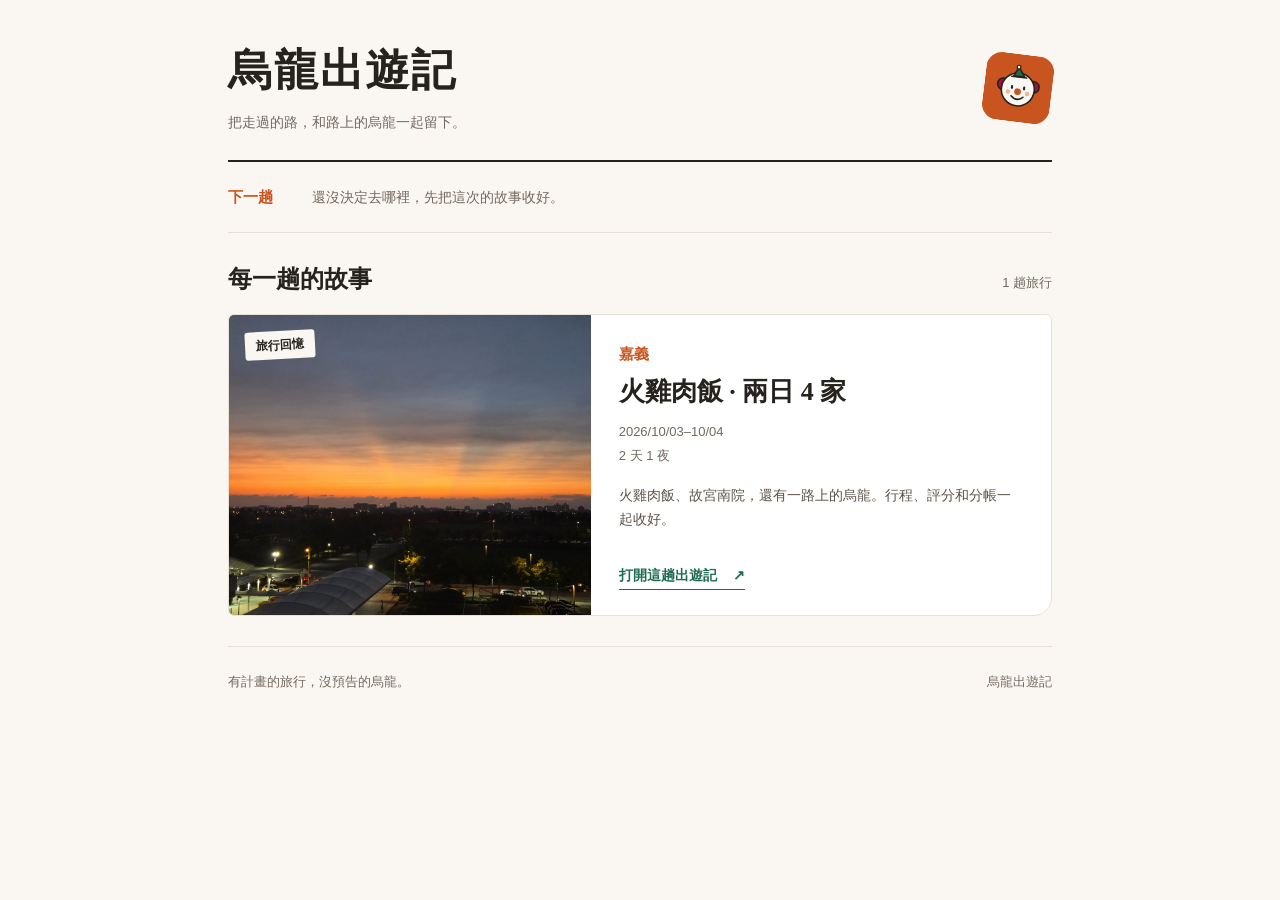
<file: docs/index.html>
<!DOCTYPE html>
<html lang="zh-Hant">
<head>
  <meta charset="utf-8">
  <meta name="viewport" content="width=device-width, initial-scale=1">
  <title>烏龍出遊記｜每一趟的故事</title>
  <meta name="description" content="把走過的路，和路上的烏龍一起留下。每趟旅行的行程、美食評分、分帳與烏龍紀錄，都收在這裡。">
  <meta name="theme-color" content="#c8551f">
  <meta name="apple-mobile-web-app-capable" content="yes">
  <meta name="apple-mobile-web-app-title" content="烏龍出遊記">
  <meta name="mobile-web-app-capable" content="yes">
  <meta property="og:type" content="website">
  <meta property="og:title" content="烏龍出遊記">
  <meta property="og:description" content="每一趟旅行，和路上的烏龍。">
  <link rel="manifest" href="manifest.webmanifest">
  <link rel="icon" type="image/svg+xml" href="assets/icons/icon.svg">
  <link rel="apple-touch-icon" href="assets/icons/apple-touch-icon.png">
  <link rel="stylesheet" href="assets/journal.css">
</head>
<body>
  <a class="skip-link" href="#trips">跳到旅行清單</a>
  <div class="notebook">
    <header class="masthead">
      <div>
        <h1>烏龍出遊記</h1>
        <p class="intro">把走過的路，和路上的烏龍一起留下。</p>
      </div>
      <img class="brand-stamp" src="assets/icons/icon.svg" alt="" width="68" height="68">
    </header>
    <main>
      <section class="next" aria-labelledby="next-heading">
        <h2 id="next-heading">下一趟</h2>
        <div id="next-trip"><p class="next-empty">還沒決定去哪裡，先把這次的故事收好。</p></div>
      </section>
      <section class="archive" aria-labelledby="archive-heading">
        <div class="section-heading">
          <h2 id="archive-heading">每一趟的故事</h2>
          <span id="trip-count">1 趟旅行</span>
        </div>
        <ul class="trips" id="trips">
          <li class="trip">
            <a class="trip-link" href="chiayi-2026-10/">
              <div class="trip-photo">
                <img src="chiayi-2026-10/cover.jpg" alt="嘉義傍晚的夕陽天際線" width="1600" height="1200" fetchpriority="high">
                <span class="trip-status">旅行回憶</span>
              </div>
              <div class="trip-story">
                <span class="trip-place">嘉義</span>
                <h3>火雞肉飯 · 兩日 4 家</h3>
                <p class="trip-date"><time datetime="2026-10-03">2026/10/03</time>–<time datetime="2026-10-04">10/04</time><span>2 天 1 夜</span></p>
                <p class="trip-summary">火雞肉飯、故宮南院，還有一路上的烏龍。行程、評分和分帳一起收好。</p>
                <span class="trip-open">打開這趟出遊記 <span aria-hidden="true">↗</span></span>
              </div>
            </a>
          </li>
        </ul>
        <noscript><p class="quiet">目前顯示已收錄的嘉義出遊記；啟用 JavaScript 可查看最新旅行清單。</p></noscript>
      </section>
    </main>
    <footer>
      <p>有計畫的旅行，沒預告的烏龍。</p>
      <button id="install" type="button" hidden>安裝烏龍出遊記</button>
      <span class="footer-name">烏龍出遊記</span>
    </footer>
  </div>
  <div id="offline" role="status" hidden>目前離線，顯示已存到手機的出遊記。</div>
  <script src="trips.js"></script>
  <script src="assets/home.js"></script>
  <script src="assets/app.js"></script>
</body>
</html>
</file>
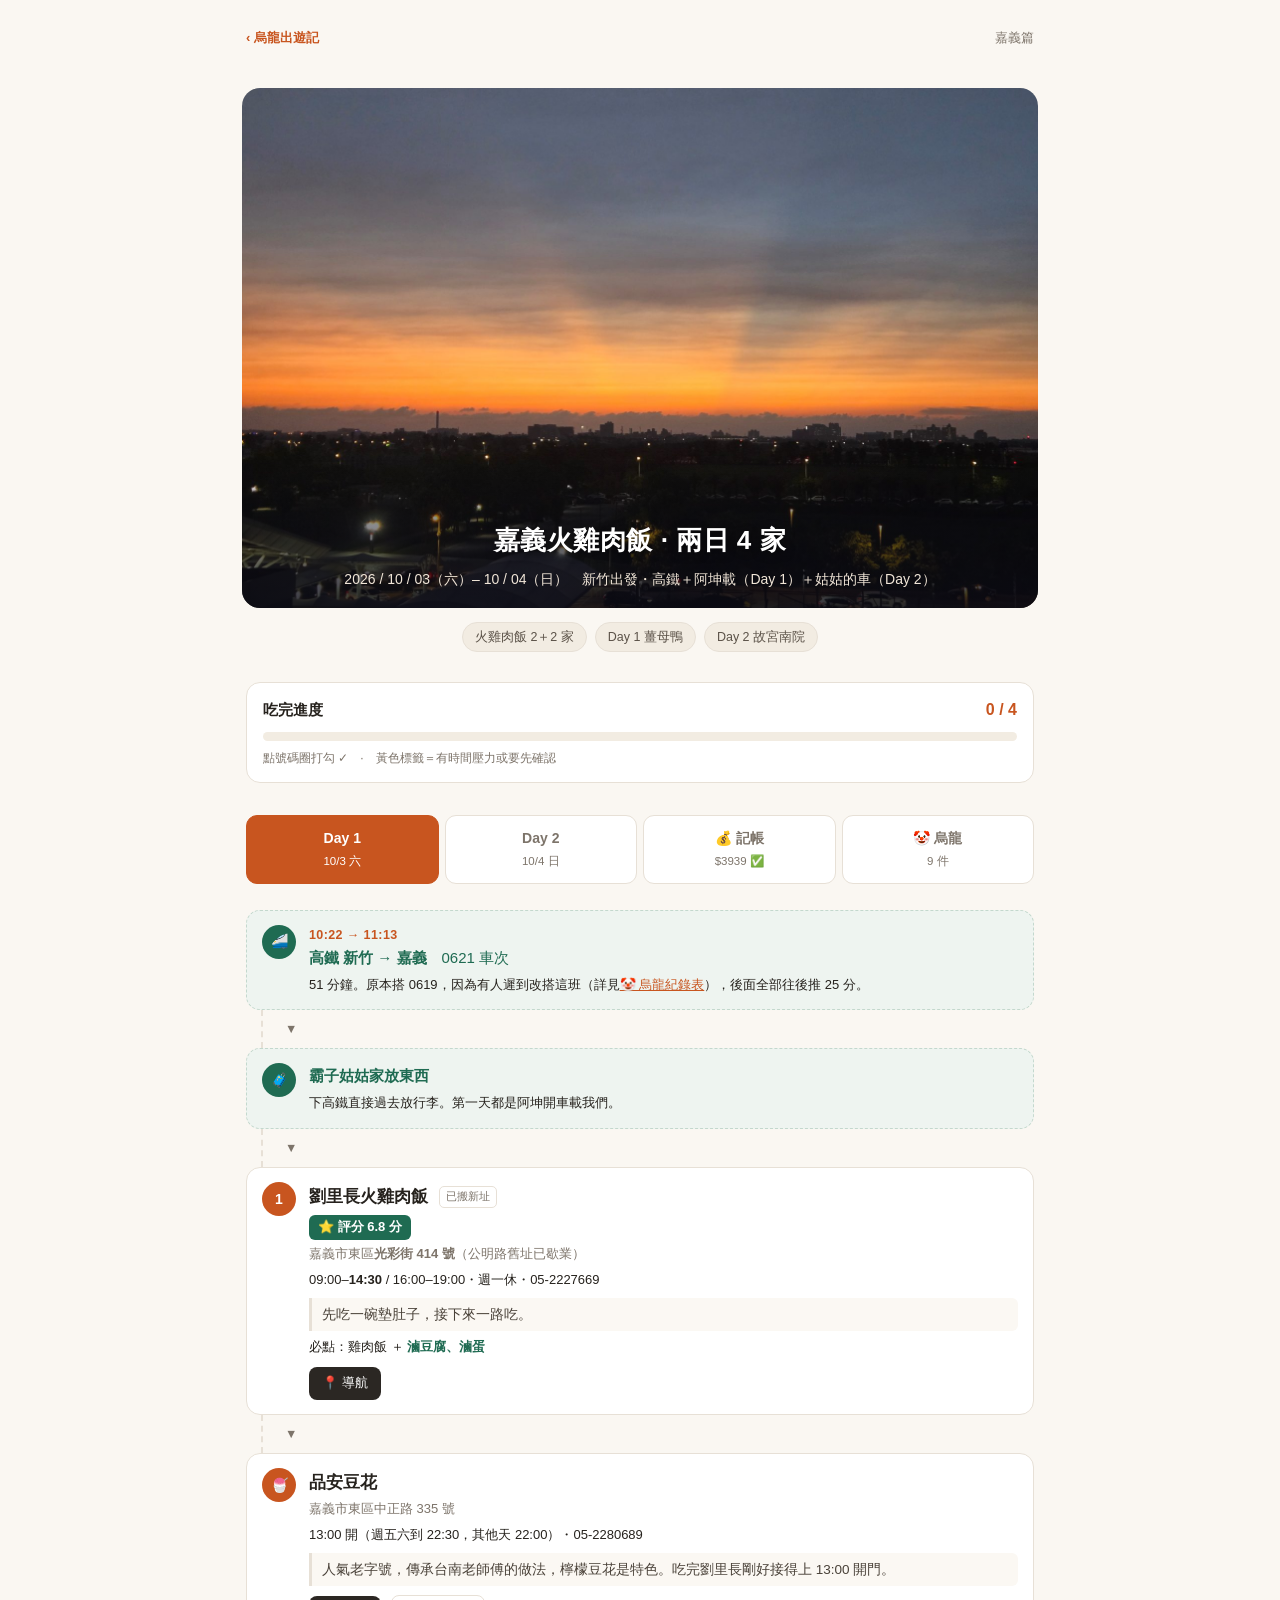
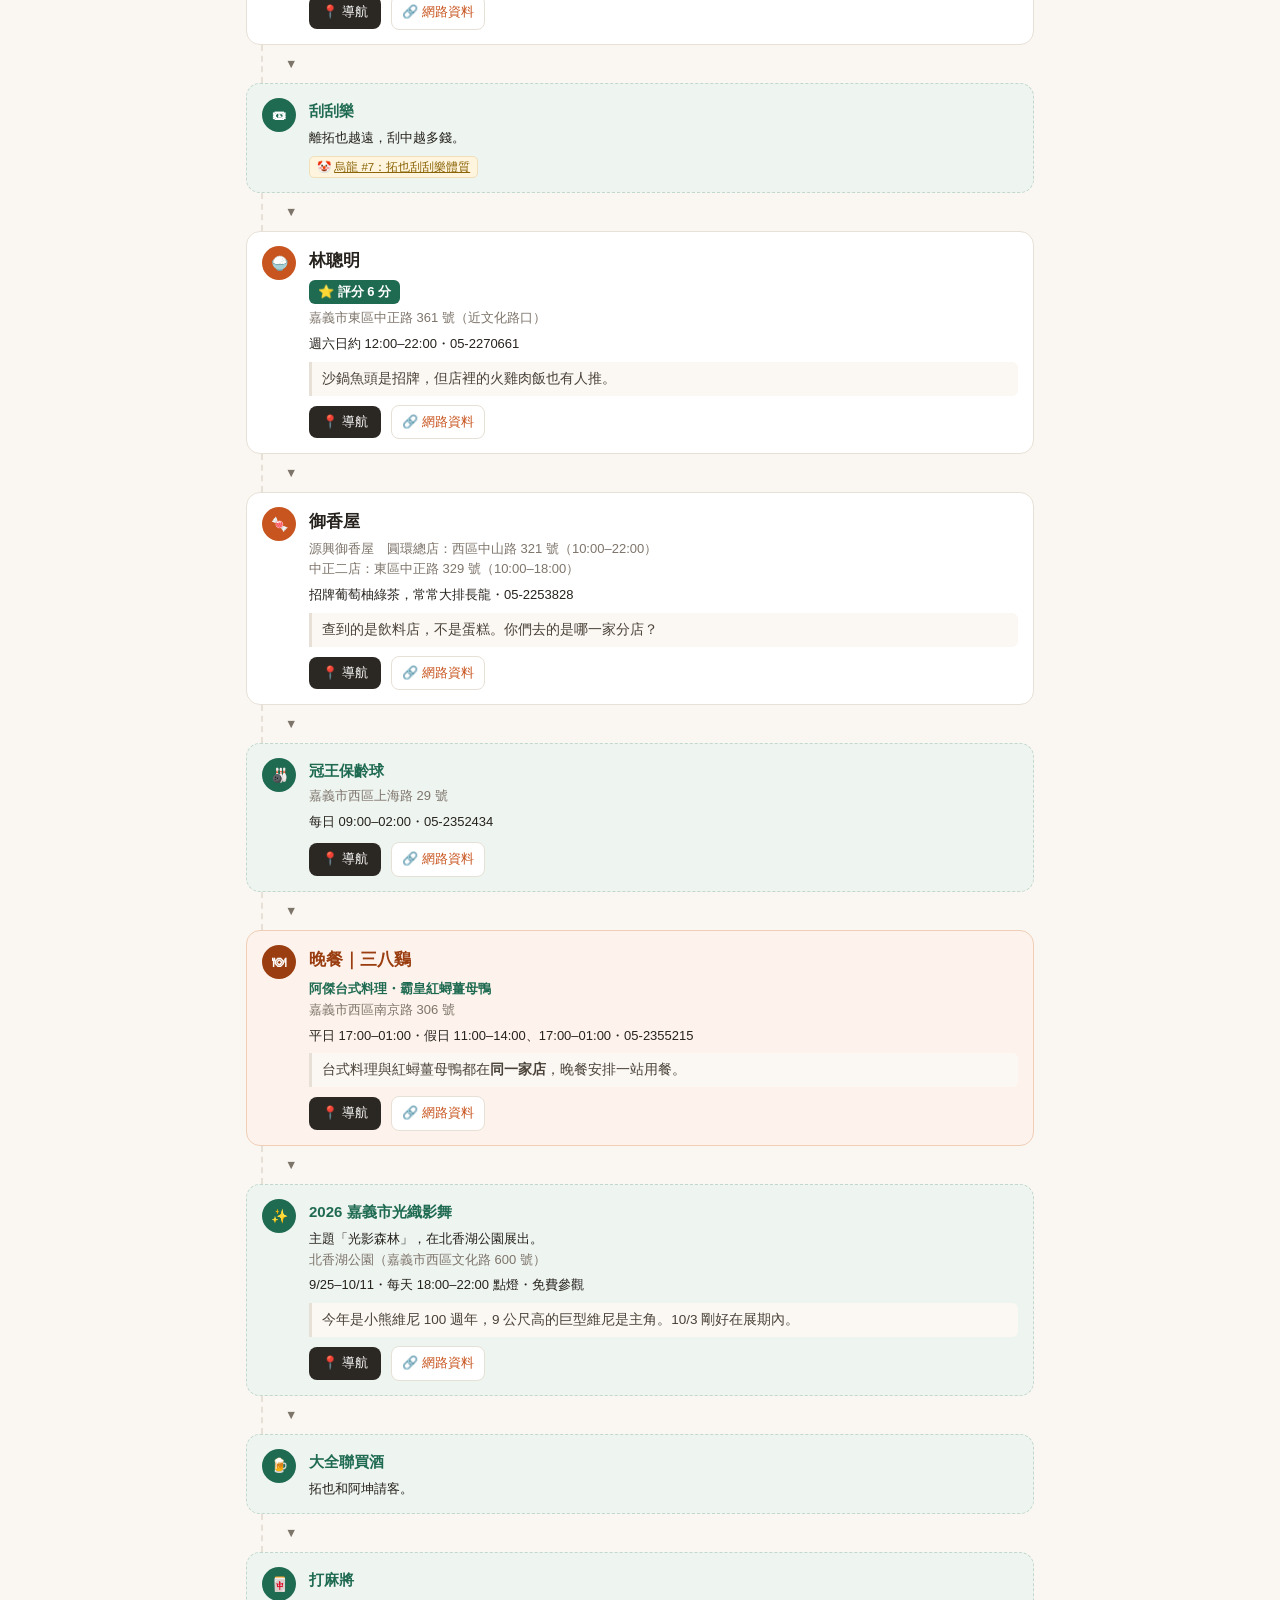
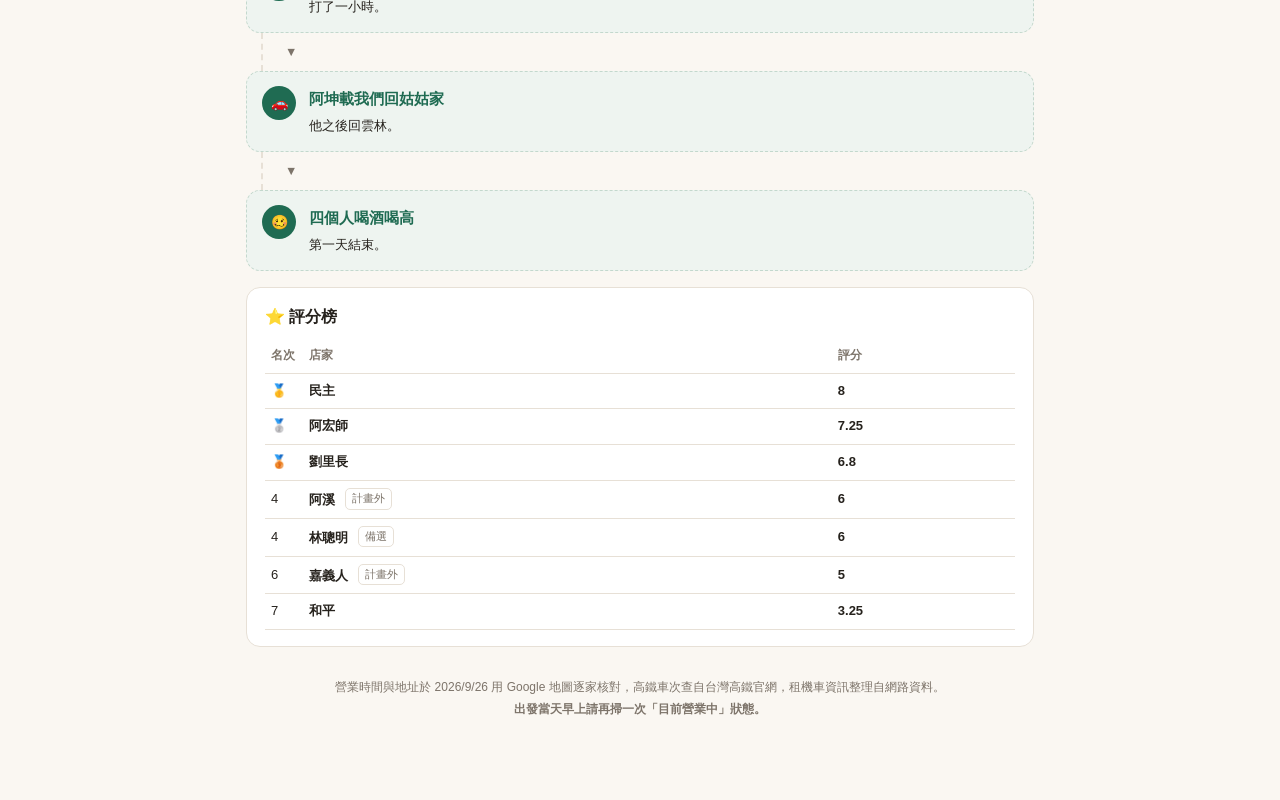
<file: docs/chiayi-2026-10/index.html>
<!DOCTYPE html>
<html lang="zh-Hant">
<head>
<meta charset="utf-8">
<meta name="viewport" content="width=device-width, initial-scale=1">
<title>嘉義火雞肉飯 2 日攻略｜10/3–10/4</title>
<meta name="description" content="2026/10/3–10/4 嘉義兩日：火雞肉飯 4 家分兩天吃、薑母鴨晚餐、故宮南院。高鐵＋阿坤載＋姑姑的車。">
<meta name="theme-color" content="#c8551f">
<meta name="apple-mobile-web-app-capable" content="yes">
<meta name="apple-mobile-web-app-title" content="烏龍出遊記">
<meta property="og:type" content="website">
<meta property="og:title" content="嘉義火雞肉飯 · 兩日 4 家">
<meta property="og:image" content="https://waltwait.github.io/oolong-travel/chiayi-2026-10/cover.jpg">
<meta property="og:description" content="火雞肉飯 2＋2 家 · 薑母鴨 · 故宮南院 · 高鐵＋開車">
<link rel="manifest" href="../manifest.webmanifest">
<link rel="icon" type="image/png" sizes="192x192" href="../assets/icons/icon-192.png">
<link rel="apple-touch-icon" href="../assets/icons/apple-touch-icon.png">
<meta name="mobile-web-app-capable" content="yes">
<style>
:root{
  --bg:#faf7f2; --card:#fff; --ink:#26221d; --muted:#7d746a;
  --line:#e7e0d6; --accent:#c8551f; --accent2:#1f6b52; --must:#a3123a;
  --chip:#f2ece2;
}
*{box-sizing:border-box}
body{margin:0;background:var(--bg);color:var(--ink);
  font-family:-apple-system,BlinkMacSystemFont,"PingFang TC","Noto Sans TC","Segoe UI",sans-serif;
  line-height:1.6;-webkit-text-size-adjust:100%}
.wrap{max-width:820px;margin:0 auto;padding:20px 16px 80px}
header{text-align:center;padding:8px 0 8px}
.hero{position:relative;border-radius:18px;overflow:hidden;margin:0 -4px;background:#2b2723}
.hero img{display:block;width:100%;height:auto;aspect-ratio:4/3;object-fit:cover;max-height:520px}
.herotext{position:absolute;left:0;right:0;bottom:0;padding:60px 18px 18px;
  background:linear-gradient(to top,rgba(10,10,20,.82),rgba(10,10,20,.45) 60%,transparent)}
.hero h1{color:#fff;text-shadow:0 2px 8px rgba(0,0,0,.5)}
.hero .sub{color:#f1e6d8}
@media (max-width:600px){.hero img{aspect-ratio:4/5;object-position:50% 50%}}
h1{font-size:26px;margin:0 0 6px;letter-spacing:.5px}
.sub{color:var(--muted);font-size:14px}
.meta{display:flex;flex-wrap:wrap;gap:8px;justify-content:center;margin-top:14px}
.chip{background:var(--chip);border:1px solid var(--line);border-radius:99px;
  padding:4px 12px;font-size:12.5px;color:#5b5248}

.progress{margin:22px 0 8px;background:var(--card);border:1px solid var(--line);
  border-radius:14px;padding:14px 16px}
.progress b{font-size:15px}
.bar{height:9px;background:var(--chip);border-radius:99px;overflow:hidden;margin-top:9px}
.bar i{display:block;height:100%;width:0;background:var(--accent);transition:width .3s}

.alert{background:#fff4dd;border:1px solid #f0dfb8;border-radius:14px;padding:13px 16px;
  margin:14px 0 0;font-size:13.5px;color:#5e4506}
.alert b{color:#8a4a07}
.alert ol{margin:6px 0 0;padding-left:20px}
.alert li{margin-bottom:4px}

.tabs{display:flex;gap:6px;margin:22px 0 16px;position:sticky;top:0;z-index:5;
  background:var(--bg);padding:10px 0}
.tab{flex:1;text-align:center;padding:11px 8px;border-radius:11px;border:1px solid var(--line);
  background:var(--card);cursor:pointer;font-size:14px;font-weight:600;color:var(--muted)}
.tab .ts{font-weight:400;font-size:11.5px}
.tab.on{background:var(--accent);color:#fff;border-color:var(--accent)}

.day{display:none}
.day.on{display:block}

.leg{display:flex;align-items:center;gap:8px;color:var(--muted);font-size:12.5px;
  margin:0 0 0 15px;padding:9px 0 9px 22px;border-left:2px dashed var(--line)}

.stop{background:var(--card);border:1px solid var(--line);border-radius:14px;
  padding:14px 15px;display:flex;gap:13px;align-items:flex-start}
.stop.must{border-color:#e8bcc8;box-shadow:0 0 0 3px #fdf1f4 inset}
.stop.done{opacity:.45}
.num{flex:0 0 34px;height:34px;border-radius:50%;background:var(--accent);color:#fff;
  display:flex;align-items:center;justify-content:center;font-weight:700;font-size:14px;cursor:pointer;user-select:none}
.num.mustn{background:var(--must)}
.num.alt{background:var(--accent2)}
.body{flex:1;min-width:0}
.time{font-size:12.5px;color:var(--accent);font-weight:700;letter-spacing:.4px}
.name{font-size:17px;font-weight:700;margin:1px 0 3px}
.addr{font-size:13px;color:var(--muted)}
.hours{font-size:13px;margin-top:5px}
.why{font-size:13.5px;margin-top:7px;color:#4a4239;background:#fbf8f3;
  border-left:3px solid var(--line);padding:6px 10px;border-radius:0 6px 6px 0}
.order{font-size:13px;margin-top:6px}
.order b{color:var(--accent2)}
.flag{display:inline-block;font-size:11.5px;background:#fff4dd;color:#8a6407;
  border:1px solid #f0dfb8;border-radius:5px;padding:1px 7px;margin-top:7px}
.gmap{display:inline-block;margin-top:9px;font-size:13px;color:#fff;background:#2b2723;
  text-decoration:none;padding:6px 13px;border-radius:8px}
.gmap:active{opacity:.7}
.tag{display:inline-block;font-size:11px;border:1px solid var(--line);border-radius:5px;
  padding:1px 6px;color:var(--muted);margin-left:6px;vertical-align:2px;font-weight:400}
.tag.m{background:var(--must);color:#fff;border-color:var(--must);font-weight:700}

.break{background:#eef4f0;border:1px dashed #c3d8cd}
.break .name{color:var(--accent2);font-size:15px}
.dinner{background:#fdf3ec;border:1px solid #f0cdb5}
.dinner .name{color:#9a3d10}

.box{background:var(--card);border:1px solid var(--line);border-radius:14px;
  padding:16px 18px;margin-top:16px}
.box h3{margin:0 0 10px;font-size:16px}
.box ul{margin:0;padding-left:18px;font-size:14px}
.box li{margin-bottom:7px}
.box p{font-size:13.5px;margin:0 0 10px}
table{width:100%;border-collapse:collapse;font-size:13px;margin-top:4px}
th,td{text-align:left;padding:7px 6px;border-bottom:1px solid var(--line)}
th{color:var(--muted);font-weight:600;font-size:12px}
td a{color:var(--accent)}
#rent{scroll-margin-top:80px}
#doops .stop{margin-bottom:12px;background:#fdf1f4;border-color:#e8bcc8}
.score{display:inline-block;margin:2px 0 4px;font-size:13px;font-weight:700;color:#fff;
  background:var(--accent2);border-radius:6px;padding:2px 9px}
#ledger td.amt{text-align:right;font-variant-numeric:tabular-nums}
#payers td:last-child{text-align:right;font-weight:700;font-variant-numeric:tabular-nums}
.srclink{display:inline-block;margin-top:9px;margin-left:6px;font-size:13px;color:var(--accent);text-decoration:none;padding:6px 10px;border:1px solid var(--line);border-radius:8px;background:#fff}
.num.oopsn{background:var(--must)}
.verdict{display:inline-block;margin-top:7px;font-size:13px;font-weight:700;color:var(--must);
  background:#fff;border:1px solid #e8bcc8;border-radius:6px;padding:2px 9px}
footer{text-align:center;color:var(--muted);font-size:12px;margin-top:30px;line-height:1.8}

/* 安裝提示（Android Chrome） */
#install{display:none;margin:14px auto 0;background:var(--accent);color:#fff;border:none;
  border-radius:99px;padding:11px 22px;font-size:14px;font-weight:700;cursor:pointer;
  font-family:inherit;box-shadow:0 3px 10px rgba(200,85,31,.28)}
#install:active{transform:scale(.97)}
#offline{display:none;position:fixed;left:0;right:0;bottom:0;z-index:20;
  background:#2b2723;color:#fff;text-align:center;font-size:12.5px;padding:8px}
.journal-nav{max-width:820px;margin:0 auto;padding:16px 16px 0;display:flex;justify-content:space-between;align-items:center;gap:12px;font-size:13px;color:var(--muted)}
.journal-nav a{color:var(--accent);text-decoration:none;font-weight:700;padding:8px 0;min-height:44px;display:inline-flex;align-items:center}
.journal-nav a:focus-visible{outline:3px solid var(--accent2);outline-offset:3px}
</style>
</head>
<body>
<nav class="journal-nav" aria-label="旅行總覽"><a href="../">‹ 烏龍出遊記</a><span>嘉義篇</span></nav>
<div class="wrap">

<header>
  <div class="hero">
    <img src="cover.jpg" alt="嘉義傍晚的夕陽天際線" width="1600" height="1200">
    <div class="herotext">
      <h1>嘉義火雞肉飯 · 兩日 4 家</h1>
      <div class="sub">2026 / 10 / 03（六）– 10 / 04（日）　新竹出發・高鐵＋阿坤載（Day 1）＋姑姑的車（Day 2）</div>
    </div>
  </div>
  <div class="meta">
    <span class="chip">火雞肉飯 2＋2 家</span>
    <span class="chip">Day 1 薑母鴨</span>
    <span class="chip">Day 2 故宮南院</span>
  </div>
  <button id="install" type="button" hidden>📲 安裝到手機主畫面</button>
</header>

<div class="progress">
  <b>吃完進度</b> <span id="cnt" style="float:right;color:#c8551f;font-weight:700">0 / 4</span>
  <div class="bar"><i id="barfill"></i></div>
  <div style="font-size:12px;color:#7d746a;margin-top:8px">點號碼圈打勾 ✓　·　黃色標籤＝有時間壓力或要先確認</div>
</div>

<div class="tabs">
  <div class="tab on" data-d="1">Day 1<br><span class="ts">10/3 六</span></div>
  <div class="tab" data-d="2">Day 2<br><span class="ts">10/4 日</span></div>
  <div class="tab" data-d="money">💰 記帳<br><span class="ts">$<span id="moneytotal">0</span></span></div>
  <div class="tab" data-d="oops">🤡 烏龍<br><span class="ts"><span id="oopscnt">0</span> 件</span></div>
</div>

<!-- ============ DAY 1 ============ -->
<div class="day on" id="d1">

  <div class="stop break">
    <div class="num alt" style="cursor:default">🚄</div>
    <div class="body">
      <div class="time">10:22 → 11:13</div>
      <div class="name">高鐵 新竹 → 嘉義　<span style="font-weight:400">0621 車次</span></div>
      <div class="hours">51 分鐘。原本搭 0619，因為有人遲到改搭這班（詳見<a href="#" data-goto="oops" style="color:var(--accent)">🤡 烏龍紀錄表</a>），後面全部往後推 25 分。</div>
    </div>
  </div>

  <div class="leg">▼</div>

  <div class="stop break">
    <div class="num alt" style="cursor:default">🧳</div>
    <div class="body">
      <div class="name">霸子姑姑家放東西</div>
      <div class="hours">下高鐵直接過去放行李。第一天都是阿坤開車載我們。</div>
    </div>
  </div>

  <div class="leg">▼</div>

  <div class="stop">
    <div class="num" data-k="liu">1</div>
    <div class="body">
      <div class="name">劉里長火雞肉飯 <span class="tag">已搬新址</span></div>
      <span class="score">⭐ 評分 6.8 分</span>
      <div class="addr">嘉義市東區<b>光彩街 414 號</b>（公明路舊址已歇業）</div>
      <div class="hours">09:00–<b>14:30</b> / 16:00–19:00・週一休・05-2227669</div>
      <div class="why">先吃一碗墊肚子，接下來一路吃。</div>
      <div class="order">必點：雞肉飯 ＋ <b>滷豆腐、滷蛋</b></div>
      <a class="gmap" target="_blank" href="https://www.google.com/maps/search/?api=1&query=%E5%8A%89%E9%87%8C%E9%95%B7%E7%81%AB%E9%9B%9E%E8%82%89%E9%A3%AF%20%E5%98%89%E7%BE%A9%E5%B8%82%E6%9D%B1%E5%8D%80%E5%85%89%E5%BD%A9%E8%A1%97414%E8%99%9F">📍 導航</a>
    </div>
  </div>

  <div class="leg">▼</div>

  <div class="stop">
    <div class="num" style="cursor:default">🍧</div>
    <div class="body">
      <div class="name">品安豆花</div>
      <div class="addr">嘉義市東區中正路 335 號</div>
      <div class="hours">13:00 開（週五六到 22:30，其他天 22:00）・05-2280689</div>
      <div class="why">人氣老字號，傳承台南老師傅的做法，檸檬豆花是特色。吃完劉里長剛好接得上 13:00 開門。</div>
      <a class="gmap" target="_blank" href="https://www.google.com/maps/search/?api=1&query=%E5%93%81%E5%AE%89%E8%B1%86%E8%8A%B1%20%E5%98%89%E7%BE%A9%E5%B8%82%E6%9D%B1%E5%8D%80%E4%B8%AD%E6%AD%A3%E8%B7%AF335%E8%99%9F">📍 導航</a> <a class="srclink" target="_blank" rel="noopener" href="https://journey.tw/pinan88/">🔗 網路資料</a>
    </div>
  </div>

  <div class="leg">▼</div>

  <div class="stop break">
    <div class="num alt" style="cursor:default">🎟</div>
    <div class="body">
      <div class="name">刮刮樂</div>
      <div class="hours">離拓也越遠，刮中越多錢。</div>
      <span class="flag">🤡 <a href="#" data-goto="oops" style="color:inherit">烏龍 #7：拓也刮刮樂體質</a></span>
    </div>
  </div>

  <div class="leg">▼</div>

  <div class="stop">
    <div class="num" style="cursor:default">🍚</div>
    <div class="body">
      <div class="name">林聰明</div>
      <span class="score">⭐ 評分 6 分</span>
      <div class="addr">嘉義市東區中正路 361 號（近文化路口）</div>
      <div class="hours">週六日約 12:00–22:00・05-2270661</div>
      <div class="why">沙鍋魚頭是招牌，但店裡的火雞肉飯也有人推。</div>
      <a class="gmap" target="_blank" href="https://www.google.com/maps/search/?api=1&query=%E6%9E%97%E8%81%B0%E6%98%8E%E6%B2%99%E9%8D%8B%E9%AD%9A%E9%A0%AD%20%E5%98%89%E7%BE%A9%E5%B8%82%E6%9D%B1%E5%8D%80%E4%B8%AD%E6%AD%A3%E8%B7%AF361%E8%99%9F">📍 導航</a> <a class="srclink" target="_blank" rel="noopener" href="https://bigsharkgogogo.tw/linsmartfishbb/">🔗 網路資料</a>
    </div>
  </div>

  <div class="leg">▼</div>

  <div class="stop">
    <div class="num" style="cursor:default">🍬</div>
    <div class="body">
      <div class="name">御香屋</div>
      <div class="addr">源興御香屋　圓環總店：西區中山路 321 號（10:00–22:00）<br>中正二店：東區中正路 329 號（10:00–18:00）</div>
      <div class="hours">招牌葡萄柚綠茶，常常大排長龍・05-2253828</div>
      <div class="why">查到的是飲料店，不是蛋糕。你們去的是哪一家分店？</div>
      <a class="gmap" target="_blank" href="https://www.google.com/maps/search/?api=1&query=%E6%BA%90%E8%88%88%E5%BE%A1%E9%A6%99%E5%B1%8B%20%E5%98%89%E7%BE%A9%E5%B8%82%E8%A5%BF%E5%8D%80%E4%B8%AD%E5%B1%B1%E8%B7%AF321%E8%99%9F">📍 導航</a> <a class="srclink" target="_blank" rel="noopener" href="https://tenjo.tw/yuxiangwu/">🔗 網路資料</a>
    </div>
  </div>

  <div class="leg">▼</div>

  <div class="stop break">
    <div class="num alt" style="cursor:default">🎳</div>
    <div class="body">
      <div class="name">冠王保齡球</div>
      <div class="addr">嘉義市西區上海路 29 號</div>
      <div class="hours">每日 09:00–02:00・05-2352434</div>
      <a class="gmap" target="_blank" href="https://www.google.com/maps/search/?api=1&query=%E5%86%A0%E7%8E%8B%E4%BF%9D%E9%BD%A1%E7%90%83%E9%A4%A8%20%E5%98%89%E7%BE%A9%E5%B8%82%E8%A5%BF%E5%8D%80%E4%B8%8A%E6%B5%B7%E8%B7%AF29%E8%99%9F">📍 導航</a> <a class="srclink" target="_blank" rel="noopener" href="https://ytliu0.pixnet.net/blog/posts/8233867031">🔗 網路資料</a>
    </div>
  </div>

  <div class="leg">▼</div>

  <div class="stop dinner">
    <div class="num" style="cursor:default;background:#9a3d10">🍽</div>
    <div class="body">
      <div class="name">晚餐｜三八鷄</div>
      <div class="order"><b>阿傑台式料理・霸皇紅蟳薑母鴨</b></div>
      <div class="addr">嘉義市西區南京路 306 號</div>
      <div class="hours">平日 17:00–01:00・假日 11:00–14:00、17:00–01:00・05-2355215</div>
      <div class="why">台式料理與紅蟳薑母鴨都在<b>同一家店</b>，晚餐安排一站用餐。</div>
      <a class="gmap" target="_blank" href="https://www.google.com/maps/search/?api=1&query=%E4%B8%89%E5%85%AB%E9%B7%84%20%E5%98%89%E7%BE%A9%E5%B8%82%E8%A5%BF%E5%8D%80%E5%8D%97%E4%BA%AC%E8%B7%AF306%E8%99%9F">📍 導航</a> <a class="srclink" target="_blank" rel="noopener" href="https://shin.tw/a-jie-twfood/">🔗 網路資料</a>
    </div>
  </div>

  <div class="leg">▼</div>

  <div class="stop break">
    <div class="num alt" style="cursor:default">✨</div>
    <div class="body">
      <div class="name">2026 嘉義市光織影舞</div>
      <div class="hours">主題「光影森林」，在北香湖公園展出。</div>
      <div class="addr">北香湖公園（嘉義市西區文化路 600 號）</div>
      <div class="hours">9/25–10/11・每天 18:00–22:00 點燈・免費參觀</div>
      <div class="why">今年是小熊維尼 100 週年，9 公尺高的巨型維尼是主角。10/3 剛好在展期內。</div>
      <a class="gmap" target="_blank" href="https://www.google.com/maps/search/?api=1&query=%E5%8C%97%E9%A6%99%E6%B9%96%E5%85%AC%E5%9C%92%20%E5%98%89%E7%BE%A9%E5%B8%82%E8%A5%BF%E5%8D%80%E6%96%87%E5%8C%96%E8%B7%AF600%E8%99%9F">📍 導航</a> <a class="srclink" target="_blank" rel="noopener" href="https://www.taiwan.net.tw/m1.aspx?sNo=0001019&lid=081673">🔗 網路資料</a>
    </div>
  </div>

  <div class="leg">▼</div>

  <div class="stop break">
    <div class="num alt" style="cursor:default">🍺</div>
    <div class="body">
      <div class="name">大全聯買酒</div>
      <div class="hours">拓也和阿坤請客。</div>
    </div>
  </div>

  <div class="leg">▼</div>

  <div class="stop break">
    <div class="num alt" style="cursor:default">🀄</div>
    <div class="body">
      <div class="name">打麻將</div>
      <div class="hours">打了一小時。</div>
    </div>
  </div>

  <div class="leg">▼</div>

  <div class="stop break">
    <div class="num alt" style="cursor:default">🚗</div>
    <div class="body">
      <div class="name">阿坤載我們回姑姑家</div>
      <div class="hours">他之後回雲林。</div>
    </div>
  </div>

  <div class="leg">▼</div>

  <div class="stop break">
    <div class="num alt" style="cursor:default">🥴</div>
    <div class="body">
      <div class="name">四個人喝酒喝高</div>
      <div class="hours">第一天結束。</div>
    </div>
  </div>

</div>

<!-- ============ DAY 2 ============ -->
<div class="day" id="d2">

  <div class="stop">
    <div class="num" style="cursor:default">🌅</div>
    <div class="body">
      <div class="name">阿溪雞肉飯</div>
      <span class="score">⭐ 評分 6 分</span>
      <div class="hours">一早拓也裝逼，自己先去吃。</div>
      <div class="addr">嘉義市西區仁愛路 356 號</div>
      <div class="hours">06:00–13:30・週四休・05-2243177</div>
      <div class="why">早市店，雞片飯和半熟蛋太晚去會賣完，所以一早去是對的。10/4 是週日有開。</div>
      <a class="gmap" target="_blank" href="https://www.google.com/maps/search/?api=1&query=%E9%98%BF%E6%BA%AA%E9%9B%9E%E8%82%89%E9%A3%AF%20%E5%98%89%E7%BE%A9%E5%B8%82%E8%A5%BF%E5%8D%80%E4%BB%81%E6%84%9B%E8%B7%AF356%E8%99%9F">📍 導航</a> <a class="srclink" target="_blank" rel="noopener" href="https://www.bella.tw/articles/travel&foodies/42479">🔗 網路資料</a>
    </div>
  </div>

  <div class="leg">▼</div>

  <div class="stop">
    <div class="num" style="cursor:default">🍲</div>
    <div class="body">
      <div class="name">王家祖傳本產牛雜湯</div>
      <div class="hours">拓也的早餐第二攤。</div>
      <div class="addr">嘉義市東區忠孝路 106 號（東市場 13 號攤）</div>
      <div class="hours">週二至日 06:00–13:00・週一休・05-2236660</div>
      <div class="why">東市場裡傳了四代的牛雜湯，可以免費加湯。</div>
      <a class="gmap" target="_blank" href="https://www.google.com/maps/search/?api=1&query=%E7%8E%8B%E5%AE%B6%E7%A5%96%E5%82%B3%E6%9C%AC%E7%94%A2%E7%89%9B%E9%9B%9C%E6%B9%AF%20%E5%98%89%E7%BE%A9%E5%B8%82%E6%9D%B1%E5%8D%80%E5%BF%A0%E5%AD%9D%E8%B7%AF106%E8%99%9F">📍 導航</a> <a class="srclink" target="_blank" rel="noopener" href="https://supertaste.tvbs.com.tw/infocard/4923">🔗 網路資料</a>
    </div>
  </div>

  <div class="leg">▼</div>

  <div class="stop break">
    <div class="num alt" style="cursor:default">🏃</div>
    <div class="body">
      <div class="name">瓦特、霸子跟上</div>
    </div>
  </div>

  <div class="leg">▼</div>

  <div class="stop">
    <div class="num" data-k="heping">2</div>
    <div class="body">
      <div class="name">和平火雞肉飯</div>
      <span class="score">⭐ 評分 3.25 分</span>
      <div class="addr">嘉義市東區和平路 107 號</div>
      <div class="hours">07:30–17:00</div>
      <div class="why">每天現切火雞肉、<b>完全不加油蔥酥</b>的清爽派。</div>
      <div class="order">必點：<b>雞片飯</b> ＋ 滷白菜</div>
      <a class="gmap" target="_blank" href="https://www.google.com/maps/search/?api=1&query=%E5%92%8C%E5%B9%B3%E7%81%AB%E9%9B%9E%E8%82%89%E9%A3%AF%20%E5%98%89%E7%BE%A9%E5%B8%82%E6%9D%B1%E5%8D%80%E5%92%8C%E5%B9%B3%E8%B7%AF107%E8%99%9F">📍 導航</a>
    </div>
  </div>

  <div class="leg">▼</div>

  <div class="stop">
    <div class="num" style="cursor:default">🍚</div>
    <div class="body">
      <div class="name">嘉義人雞肉飯</div>
      <span class="score">⭐ 評分 5 分</span>
      <div class="addr">嘉義市東區垂楊路 157 號</div>
      <div class="hours">05:30–14:00・05-2231737</div>
      <div class="why">1988 年開的在地老店，口味偏清淡，只開到中午。</div>
      <a class="gmap" target="_blank" href="https://www.google.com/maps/search/?api=1&query=%E5%98%89%E7%BE%A9%E4%BA%BA%E7%81%AB%E9%9B%9E%E8%82%89%E9%A3%AF%20%E5%98%89%E7%BE%A9%E5%B8%82%E6%9D%B1%E5%8D%80%E5%9E%82%E6%A5%8A%E8%B7%AF157%E8%99%9F">📍 導航</a> <a class="srclink" target="_blank" rel="noopener" href="https://www.bigfang.tw/blog/post/chiayichicken157">🔗 網路資料</a>
    </div>
  </div>

  <div class="leg">▼</div>

  <div class="stop">
    <div class="num" data-k="minzhu">3</div>
    <div class="body">
      <div class="name">民主火雞肉飯</div>
      <span class="score">⭐ 評分 8 分</span>
      <div class="addr">嘉義市東區民族路 149 號</div>
      <div class="hours">10:00–20:40</div>
      <div class="why"><b>深色油蔥酥</b>是整碗飯的靈魂，這幾家裡最重口味的一家。</div>
      <div class="order">必點：火雞肉<b>片</b>飯 ＋ <b>魯味拼盤</b> ＋ 骨肉湯</div>
      <a class="gmap" target="_blank" href="https://www.google.com/maps/search/?api=1&query=%E6%B0%91%E4%B8%BB%E7%81%AB%E9%9B%9E%E8%82%89%E9%A3%AF%20%E5%98%89%E7%BE%A9%E5%B8%82%E6%9D%B1%E5%8D%80%E6%B0%91%E6%97%8F%E8%B7%AF149%E8%99%9F">📍 導航</a>
    </div>
  </div>

  <div class="leg">▼</div>

  <div class="stop break">
    <div class="num alt" style="cursor:default">🚗</div>
    <div class="body">
      <div class="name">開姑姑的車去故宮南院</div>
      <div class="hours">故宮南院門票 $600（霸子付）。</div>
      <div class="addr">嘉義縣太保市故宮大道 888 號</div>
      <div class="hours">週日 09:00–18:00・週一休・全票 $150・05-3620777</div>
      <div class="why">你們記的門票 $600 剛好是 4 人 × $150。</div>
      <a class="gmap" target="_blank" href="https://www.google.com/maps/search/?api=1&query=%E5%9C%8B%E7%AB%8B%E6%95%85%E5%AE%AE%E5%8D%9A%E7%89%A9%E9%99%A2%E5%8D%97%E9%83%A8%E9%99%A2%E5%8D%80">📍 導航</a> <a class="srclink" target="_blank" rel="noopener" href="https://south.npm.gov.tw/">🔗 網路資料</a>
    </div>
  </div>

  <div class="leg">▼</div>

  <div class="stop break">
    <div class="num alt" style="cursor:default">🎂</div>
    <div class="body">
      <div class="name">14:00 拓也說要慶生，開始趕路</div>
      <div class="hours">趕回去的路上，這件事後來變成<a href="#" data-goto="oops" style="color:var(--accent)">🤡 烏龍 #6</a>。</div>
    </div>
  </div>

  <div class="leg">▼</div>

  <div class="stop">
    <div class="num" data-k="ahong">4</div>
    <div class="body">
      <div class="name">阿宏師火雞肉飯（光華總店）</div>
      <span class="score">⭐ 評分 7.25 分</span>
      <div class="addr">嘉義市東區光華路 108 號</div>
      <div class="hours">平常 10:00–20:00・05-2233467</div>
      <div class="why">新興派代表，火雞肉選得嫩、油蔥炸得酥。</div>
      <div class="order">必點：火雞肉<b>片</b>飯 ＋ <b>半熟荷包蛋</b>（蛋黃劃開拌飯）</div>
      <a class="gmap" target="_blank" href="https://www.google.com/maps/search/?api=1&query=%E9%98%BF%E5%AE%8F%E5%B8%AB%E7%81%AB%E9%9B%9E%E8%82%89%E9%A3%AF%20%E5%85%89%E8%8F%AF%E7%B8%BD%E5%BA%97%20%E5%98%89%E7%BE%A9%E5%B8%82%E6%9D%B1%E5%8D%80%E5%85%89%E8%8F%AF%E8%B7%AF108%E8%99%9F">📍 導航</a> <a class="srclink" target="_blank" rel="noopener" href="https://margaret.tw/chiayi-turkeyrice-ahongshi/">🔗 網路資料</a>
    </div>
  </div>

  <div class="leg">▼</div>

  <div class="stop">
    <div class="num" style="cursor:default">🍜</div>
    <div class="body">
      <div class="name">榕樹下涼麵 ＋ 冰</div>
      <div class="hours">阿宏師對面。</div>
      <div class="why">查不到光華路阿宏師對面的「榕樹下涼麵」。網路上只有宣信街的「榕樹下」小吃店和「後庒榕樹下粉條冰涼麵」，不確定是不是同一家，需要你給我正確店名或地址。</div>
    </div>
  </div>

  <div class="leg">▼</div>

  <div class="stop break">
    <div class="num alt" style="cursor:default">🛍</div>
    <div class="body">
      <div class="name">買伴手禮</div>
      <div class="hours">方塊酥、福義軒、共匪餅。</div>
      <div class="addr">福義軒成功店（創始店）：嘉義市成功街 98 號</div>
      <div class="hours">週一至六 08:00–20:00、週日 08:00–17:00・05-2223107</div>
      <div class="why">福義軒以蛋捲出名。<br>共匪餅：嘉義的鹹餡餅（大陸妹共匪餅，西區民生南路 39 號，14:00–18:30），<a class="srclink" target="_blank" rel="noopener" href="https://margaret.tw/chinesepizza-wenhua-chiayi/">🔗 網路資料</a>。不確定是不是你們買的那家。</div>
      <a class="gmap" target="_blank" href="https://www.google.com/maps/search/?api=1&query=%E7%A6%8F%E7%BE%A9%E8%BB%92%20%E5%98%89%E7%BE%A9%E5%B8%82%E6%88%90%E5%8A%9F%E8%A1%9798%E8%99%9F">📍 導航</a> <a class="srclink" target="_blank" rel="noopener" href="https://www.fuyishan.com.tw/store/d17">🔗 網路資料</a>
    </div>
  </div>

  <div class="leg">▼</div>

  <div class="stop break">
    <div class="num alt" style="cursor:default">🏠</div>
    <div class="body">
      <div class="name">回姑姑家</div>
    </div>
  </div>

  <div class="leg">▼</div>

  <div class="stop break">
    <div class="num alt" style="cursor:default">🚄</div>
    <div class="body">
      <div class="time">18:08 → 18:56</div>
      <div class="name">高鐵 嘉義 → 新竹　<span style="font-weight:400">0670 車次</span></div>
      <div class="hours">搭 1808 回新竹。</div>
    </div>
  </div>

</div>

<!-- ============ 記帳 ============ -->
<div class="day" id="dmoney">
  <div class="box" style="margin-top:0">
    <h3>💰 記帳</h3>
    <table id="ledger" data-people="霸子,瓦特,裝逼,拓也" data-settled="1">
      <tr><th>項目</th><th style="text-align:right">金額</th><th>誰付</th></tr>
      <tr><td>劉里長</td><td class="amt">330</td><td class="payer">瓦特</td></tr>
      <tr><td>嘉義人</td><td class="amt">135</td><td class="payer">瓦特</td></tr>
      <tr><td>和平</td><td class="amt">75</td><td class="payer">瓦特</td></tr>
      <tr><td>民主</td><td class="amt">135</td><td class="payer">裝逼</td></tr>
      <tr><td>故宮南院門票</td><td class="amt">600</td><td class="payer">霸子</td></tr>
      <tr><td>7-11</td><td class="amt">254</td><td class="payer">霸子</td></tr>
      <tr><td>保齡球</td><td class="amt">900</td><td class="payer">霸子</td></tr>
      <tr><td>林聰明</td><td class="amt">620</td><td class="payer">霸子</td></tr>
      <tr><td>飲料</td><td class="amt">215</td><td class="payer">霸子</td></tr>
      <tr><td><span style="color:#7d746a">（未註明）</span></td><td class="amt">130</td><td class="payer">裝逼</td></tr>
      <tr><td>飲料</td><td class="amt">100</td><td class="payer">裝逼</td></tr>
      <tr><td>涼麵</td><td class="amt">160</td><td class="payer">裝逼</td></tr>
      <tr><td>阿宏師</td><td class="amt">285</td><td class="payer">裝逼</td></tr>
    </table>
  </div>
  <div class="box">
    <h3>🧾 誰付了多少</h3>
    <table id="payers"></table>
  </div>
  <div class="box" style="background:#eef4f0;border-color:#c3d8cd">
    <h3>🤝 分帳（<span id="npeople">4</span> 人平分）</h3>
    <p id="settledbanner" style="display:none;background:#fff;border:1px solid #c3d8cd;border-radius:8px;padding:8px 12px;font-weight:700;color:var(--accent2)">✅ 帳都平了，已全部結清</p>
    <p id="sharetext"></p>
    <table id="balances"></table>
    <h3 style="margin-top:16px">💸 誰要轉給誰</h3>
    <table id="transfers"></table>
  </div>
</div>

<!-- ============ 烏龍 ============ -->
<div class="day" id="doops">

  <div class="stop">
    <div class="num oopsn" style="cursor:default">1</div>
    <div class="body">
      <div class="time">10/3 早上</div>
      <div class="name">霸子遲到</div>
      <div class="hours">沒幫買到自由座，只好改搭 0621，全天往後推 25 分。</div>
      <span class="verdict">❌ 不可能任務失敗</span>
    </div>
  </div>

  <div class="stop">
    <div class="num oopsn" style="cursor:default">2</div>
    <div class="body">
      <div class="time">10/3</div>
      <div class="name">茶倒地</div>
      <span class="verdict">🍵 陣亡</span>
    </div>
  </div>

  <div class="stop">
    <div class="num oopsn" style="cursor:default">3</div>
    <div class="body">
      <div class="time">10/3</div>
      <div class="name">裝逼水壺摔倒</div>
      <span class="verdict">💥 裝逼失敗</span>
    </div>
  </div>

  <div class="stop">
    <div class="num oopsn" style="cursor:default">4</div>
    <div class="body">
      <div class="time">10/4</div>
      <div class="name">阿嬤卡在人行道上，裝逼去救援</div>
      <span class="verdict">🦸 裝逼英雄</span>
    </div>
  </div>

  <div class="stop">
    <div class="num oopsn" style="cursor:default">5</div>
    <div class="body">
      <div class="time">10/4</div>
      <div class="name">霸子姑丈拿錯家裡鑰匙</div>
      <div class="hours">霸子翻箱倒櫃找不到，拓也很慌，快來不及慶生。</div>
      <span class="verdict">🔑 鑰匙失蹤</span>
    </div>
  </div>

  <div class="stop">
    <div class="num oopsn" style="cursor:default">6</div>
    <div class="body">
      <div class="time">10/4</div>
      <div class="name">拓也老爸慶生，拓也 5 點還在買共匪餅</div>
      <div class="hours">慶生 5 點開始，他說 7 點到家，結果高鐵 7 點才到新竹高鐵站。</div>
      <span class="verdict">⏰ 壽星等不到人</span>
    </div>
  </div>

  <div class="stop">
    <div class="num oopsn" style="cursor:default">7</div>
    <div class="body">
      <div class="time">10/3 – 10/4</div>
      <div class="name">拓也刮刮樂：離他越遠越會中</div>
      <div class="hours">只要離拓也越遠，刮中越多錢；他自己選的、自己刮的絕對不會中。他因此下定決心到明年過年都不刮了，結果第二天又說要刮。</div>
      <span class="verdict">🎰 發誓失效</span>
    </div>
  </div>

  <div class="stop">
    <div class="num oopsn" style="cursor:default">8</div>
    <div class="body">
      <div class="time">分帳時</div>
      <div class="name">裝逼分帳，分到空白帳戶</div>
      <span class="verdict">💸 錢匯進空氣</span>
    </div>
  </div>

  <div class="stop">
    <div class="num oopsn" style="cursor:default">9</div>
    <div class="body">
      <div class="time">10/3 – 10/4</div>
      <div class="name">阿坤買了東西忘記拿，拓也要拿去給他爸</div>
      <div class="hours">阿坤買的東西忘了拿，說要給霸子，結果拓也說要拿去當他爸的生日禮物。</div>
      <span class="verdict">🎁 不挑的生日禮物</span>
    </div>
  </div>

</div>

<!-- ============ 附錄 ============ -->
<div class="box" id="scores">
  <h3>⭐ 評分榜</h3>
  <table>
    <tr><th style="width:3.2em;white-space:nowrap">名次</th><th>店家</th><th>評分</th></tr>
    <tr><td>🥇</td><td><b>民主</b></td><td><b>8</b></td></tr>
    <tr><td>🥈</td><td><b>阿宏師</b></td><td><b>7.25</b></td></tr>
    <tr><td>🥉</td><td><b>劉里長</b></td><td><b>6.8</b></td></tr>
    <tr><td>4</td><td><b>阿溪</b> <span class="tag">計畫外</span></td><td><b>6</b></td></tr>
    <tr><td>4</td><td><b>林聰明</b> <span class="tag">備選</span></td><td><b>6</b></td></tr>
    <tr><td>6</td><td><b>嘉義人</b> <span class="tag">計畫外</span></td><td><b>5</b></td></tr>
    <tr><td>7</td><td><b>和平</b></td><td><b>3.25</b></td></tr>
  </table>
</div>

<footer>
  營業時間與地址於 2026/9/26 用 Google 地圖逐家核對，高鐵車次查自台灣高鐵官網，租機車資訊整理自網路資料。<br>
  <b>出發當天早上請再掃一次「目前營業中」狀態。</b>
</footer>

</div>

<div id="offline" role="status" hidden>📴 目前離線 —— 顯示的是已存到手機的版本，導航連結需要網路</div>
<script src="settle.js"></script>
<script>
(function(){
  var tabs=document.querySelectorAll('.tab');
  tabs.forEach(function(t){
    t.addEventListener('click',function(){
      tabs.forEach(function(x){x.classList.remove('on')});
      t.classList.add('on');
      document.querySelectorAll('.day').forEach(function(d){d.classList.remove('on')});
      document.getElementById('d'+t.dataset.d).classList.add('on');
      window.scrollTo({top:0,behavior:'smooth'});
    });
  });
  document.querySelectorAll('[data-goto]').forEach(function(a){
    a.addEventListener('click',function(e){
      e.preventDefault();
      document.querySelector('.tab[data-d="'+a.dataset.goto+'"]').click();
    });
  });
  (function(){
    var sum={},total=0;
    document.querySelectorAll('#ledger tr').forEach(function(r){
      var a=r.querySelector('.amt'),p=r.querySelector('.payer'); if(!a) return;
      var v=Number(a.textContent); total+=v; sum[p.textContent]=(sum[p.textContent]||0)+v;
      a.textContent='$'+v;
    });
    var h='';
    Object.keys(sum).sort(function(x,y){return sum[y]-sum[x]}).forEach(function(k){h+='<tr><td>'+k+'</td><td>$'+sum[k]+'</td></tr>'});
    h+='<tr><td><b>合計</b></td><td>$'+total+'</td></tr>';
    document.getElementById('payers').innerHTML=h;
    document.getElementById('moneytotal').textContent=total;

    // 分帳：計算在 settle.js
    var ledger=document.getElementById('ledger');
    var people=ledger.dataset.people.split(',');
    var entries=[];
    ledger.querySelectorAll('tr').forEach(function(r){
      var a=r.querySelector('.amt'),p=r.querySelector('.payer'); if(!a) return;
      entries.push({payer:p.textContent,amount:Number(a.textContent.replace('$',''))});
    });
    var res=settle(entries,people);
    function m(v){ return '$'+v.toLocaleString('en-US',{maximumFractionDigits:2}); }
    var shares=people.map(function(p){return res.share[p]});
    var same=shares.every(function(v){return v===shares[0]});
    document.getElementById('npeople').textContent=people.length;
    document.getElementById('sharetext').innerHTML='總共 <b>'+m(res.total)+'</b>，每人應付 <b>'+(same?m(shares[0]):m(Math.min.apply(null,shares))+'–'+m(Math.max.apply(null,shares)))+'</b>';
    var bh='<tr><th>誰</th><th style="text-align:right">已付</th><th style="text-align:right">差額</th></tr>';
    people.forEach(function(p){
      var b=res.balance[p];
      bh+='<tr><td>'+p+'</td><td style="text-align:right">'+m(res.paid[p])+'</td><td style="text-align:right;font-weight:700;color:'+(b>0?'var(--accent2)':b<0?'var(--must)':'inherit')+'">'+(b>0?'收 '+m(b):b<0?'付 '+m(-b):'剛好')+'</td></tr>';
    });
    document.getElementById('balances').innerHTML=bh;
    var th='';
    res.transfers.forEach(function(t){ th+='<tr><td><b>'+t.from+'</b> → <b>'+t.to+'</b></td><td style="text-align:right;font-weight:700">'+m(t.amount)+'</td></tr>'; });
    document.getElementById('transfers').innerHTML=th||'<tr><td>不用轉帳 🎉</td></tr>';
    if(ledger.dataset.settled==='1'){
      document.getElementById('settledbanner').style.display='block';
      document.querySelectorAll('#transfers tr').forEach(function(r){ r.style.textDecoration='line-through'; r.style.opacity='.5'; r.firstElementChild.insertAdjacentHTML('afterbegin','✅ '); });
      document.getElementById('moneytotal').insertAdjacentText('afterend',' ✅');
    }
  })();
  document.getElementById('oopscnt').textContent=document.querySelectorAll('#doops .stop').length;

  var done={};
  var nums=document.querySelectorAll('.num[data-k]');
  var total=nums.length;
  var fill=document.getElementById('barfill'), cnt=document.getElementById('cnt');

  nums.forEach(function(el){ el.dataset.orig=el.textContent; });

  function render(){
    var n=Object.keys(done).filter(function(k){return done[k]}).length;
    cnt.textContent=n+' / '+total;
    fill.style.width=(n/total*100)+'%';
  }
  nums.forEach(function(el){
    el.addEventListener('click',function(){
      var k=el.dataset.k;
      done[k]=!done[k];
      var card=el.closest('.stop');
      if(done[k]){ card.classList.add('done'); el.textContent='✓'; }
      else { card.classList.remove('done'); el.textContent=el.dataset.orig; }
      render();
    });
  });
  render();
})();

</script>
<script src="../assets/app.js"></script>
</body>
</html>
</file>
<file: docs/assets/journal.css>
:root {
  --paper: #faf7f2; --ink: #26221d; --muted: #73685e;
  --orange: #c8551f; --green: #1f6b52; --rule: #e7e0d6;
  --serif: "Iowan Old Style", "Songti TC", "Noto Serif TC", serif;
  --sans: -apple-system, BlinkMacSystemFont, "PingFang TC", "Noto Sans TC", sans-serif;
}
* { box-sizing: border-box; }
html { scroll-behavior: smooth; }
body { margin: 0; color: var(--ink); background: var(--paper); font: 16px/1.7 var(--sans); -webkit-text-size-adjust: 100%; }
a { color: inherit; }
button { font: inherit; cursor: pointer; }
[hidden] { display: none !important; }
:focus-visible { outline: 3px solid var(--green); outline-offset: 5px; }
.skip-link { position: fixed; top: -100px; left: 12px; z-index: 20; padding: 8px 14px; background: white; }
.skip-link:focus { top: 12px; }
.notebook { max-width: 880px; margin: 0 auto; padding: 42px 28px 24px; }
.masthead { display: flex; justify-content: space-between; align-items: center; gap: 20px; padding-bottom: 25px; border-bottom: 2px solid var(--ink); }
h1 { margin: 0; font: 700 44px/1.3 var(--serif); letter-spacing: .04em; }
.intro { margin: 12px 0 0; color: var(--muted); font-size: 14px; }
.brand-stamp { flex-shrink: 0; border-radius: 16px; transform: rotate(7deg); }
.next { display: grid; grid-template-columns: 68px 1fr; gap: 16px; padding: 22px 0; border-bottom: 1px solid var(--rule); align-items: baseline; }
.next h2 { margin: 0; color: var(--orange); font-size: 15px; }
.next-empty { color: var(--muted); font-size: 14px; margin: 0; }
.next-title { display: block; font-size: 19px; font-weight: 700; text-decoration-thickness: 1px; text-underline-offset: 5px; }
.next-note { margin: 4px 0 0; color: var(--muted); font-size: 13px; }
.archive { padding-top: 30px; }
.section-heading { display: flex; justify-content: space-between; align-items: baseline; gap: 16px; margin-bottom: 18px; }
.section-heading h2 { margin: 0; font: 700 24px/1.4 var(--serif); }
#trip-count { color: var(--muted); font-size: 13px; white-space: nowrap; }
.trips { list-style: none; margin: 0; padding: 0; display: grid; gap: 26px; }
.trip { border: 1px solid var(--rule); background: #fff; border-radius: 6px 6px 18px 6px; overflow: hidden; }
.trip-link { display: grid; grid-template-columns: 44% 1fr; text-decoration: none; }
.trip-photo { position: relative; background: #e5dbcf; min-height: 300px; }
.trip-photo img { display: block; width: 100%; height: 100%; object-fit: cover; position: absolute; }
.trip-status { position: absolute; top: 16px; left: 16px; color: var(--ink); background: var(--paper); font-size: 12px; font-weight: 700; padding: 4px 11px; border-radius: 3px; transform: rotate(-3deg); }
.trip[data-state="ongoing"] .trip-status { background: var(--green); color: #fff; }
.trip[data-state="upcoming"] .trip-status { background: var(--orange); color: #fff; }
.trip-story { padding: 26px 28px 25px; display: flex; flex-direction: column; align-items: flex-start; }
.trip-place { color: var(--orange); font-size: 15px; font-weight: 700; }
.trip-story h3 { font: 700 26px/1.5 var(--serif); margin: 5px 0 10px; }
.trip-date { font-size: 13px; color: var(--muted); margin: 0; }
.trip-date span { display: block; margin-top: 2px; }
.trip-summary { font-size: 14px; color: #5e5349; margin: 17px 0 22px; max-width: 30em; }
.trip-open { margin-top: auto; color: var(--green); font-weight: 700; font-size: 14px; border-bottom: 1px solid currentColor; padding: 2px 0; }
.trip-open span { display: inline-block; margin-left: 12px; }
.trip-link:hover .trip-open { color: var(--orange); }
.quiet { color: var(--muted); font-size: 14px; }
footer { margin-top: 30px; padding: 24px 0 12px; display: flex; flex-wrap: wrap; gap: 14px; align-items: center; border-top: 1px solid var(--rule); color: var(--muted); font-size: 13px; }
footer p { margin: 0; }
.footer-name { margin-left: auto; font-family: var(--serif); }
#install { border: 1px solid var(--orange); border-radius: 20px; color: var(--orange); background: transparent; padding: 8px 14px; min-height: 44px; font-size: 13px; }
#offline { position: fixed; left: 0; right: 0; bottom: 0; padding: 10px 16px; z-index: 30; background: var(--ink); color: white; text-align: center; font-size: 13px; }
@media (max-width: 620px) {
  .notebook { padding: 27px 18px 24px; }
  .masthead { gap: 13px; padding-bottom: 22px; }
  h1 { font-size: 34px; }
  .brand-stamp { width: 52px; height: 52px; border-radius: 13px; }
  .intro { font-size: 12px; margin-top: 9px; }
  .next { grid-template-columns: 52px 1fr; gap: 10px; padding: 18px 0; }
  .next-empty { font-size: 13px; }
  .archive { padding-top: 26px; }
  .section-heading h2 { font-size: 22px; }
  .trip-link { display: block; }
  .trip-photo { min-height: 0; aspect-ratio: 16 / 10; }
  .trip-photo img { object-position: center 60%; }
  .trip-story { padding: 21px 21px 24px; }
  .trip-story h3 { font-size: 25px; }
  .trip-date span { display: inline; margin-left: 14px; }
  .trip-summary { margin: 14px 0 18px; }
  .footer-name { display: none; }
}
@media (max-width: 350px) {
  h1 { font-size: 29px; }
  .brand-stamp { width: 44px; height: 44px; }
  .trip-story { padding: 18px; }
  .trip-story h3 { font-size: 22px; }
  .trip-date span { display: block; margin-left: 0; }
}
@media (prefers-reduced-motion: reduce) { html { scroll-behavior: auto; } }
</file>
